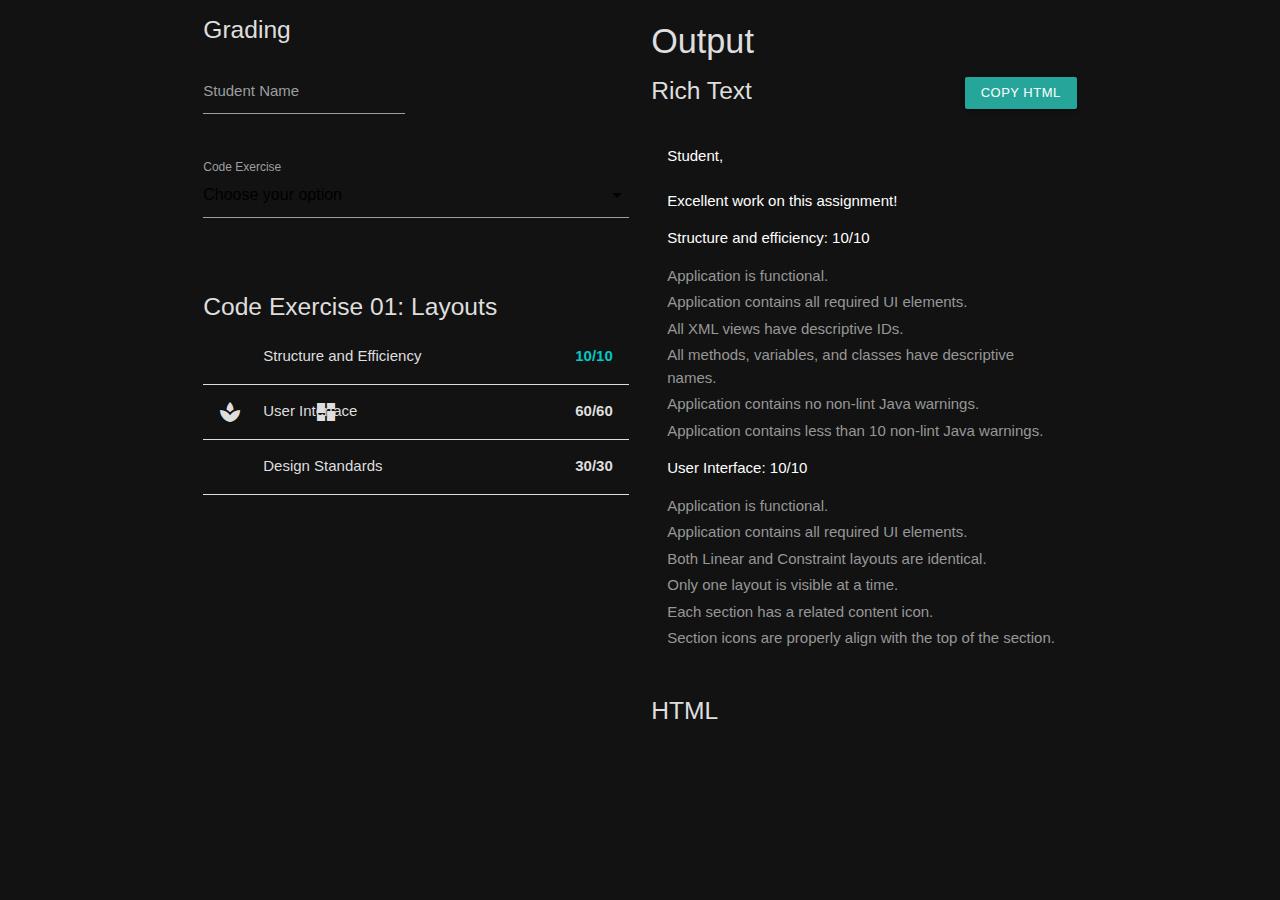
<file: index.html>
<!DOCTYPE html>
<html lang="en">

<head>
    <meta charset="UTF-8">
    <meta http-equiv="X-UA-Compatible" content="IE=edge">
    <meta name="viewport" content="width=device-width, initial-scale=1.0">

    <!--Import Google Icon Font-->
    <link href="https://fonts.googleapis.com/icon?family=Material+Icons" rel="stylesheet">

    <!-- Compiled and minified CSS -->
    <link rel="stylesheet" href="https://cdnjs.cloudflare.com/ajax/libs/materialize/1.0.0/css/materialize.min.css">

    <!-- Compiled and minified JavaScript -->
    <script src="https://cdnjs.cloudflare.com/ajax/libs/materialize/1.0.0/js/materialize.min.js"></script>

    <link rel="stylesheet" href="style.css" type="text/css" />

    <script type="text/javascript">
        // Grade values
        const GRADE_POOR = 0
        const GRADE_FAIR = 0.45
        const GRADE_GOOD = 0.80
        const GRADE_EXCE = 1

        // Colors corresponding with grade values
        const VALUE_COLORS = {
            "poor" : "rgb(161, 0, 0);",
            "fair" : "rgb(206, 134, 0)",
            "good" : "rgb(0, 194, 0)",
            "exce" : "rgb(0, 199, 199)"
        }

        // Earned point values for rubric columns
        // Note: These keys define keys used throughout the document
        let points = {
            "structure" : "",
            "ui" :  "",
            "design" : "",
        };

        // Total points available for each column
        // Total value = 100
        const POINTS_VALUES = {
            "structure" : 10,
            "ui" :  60,
            "design" : 30,
        }

        let htmlStructure;
        let htmlUi;
        let htmlDesign;

        let checkedScore = []

        document.addEventListener('DOMContentLoaded', function () {
            let output;

            // Intializers
            var elems = document.querySelectorAll('select')
            var instances = M.FormSelect.init(elems, null)

            var elems = document.querySelectorAll('.collapsible')
            var instances = M.Collapsible.init(elems, null)

            // Checkboxes
            var checkboxes = document.querySelectorAll("input[type=checkbox]")

            // Use Array.forEach to add an event listener to each checkbox.
            checkboxes.forEach(function (_checkbox) {
                // TODO: move this method to the PageUtils

                _checkbox.addEventListener('change', function () {
                    checkedScore =
                        Array.from(checkboxes)          // Convert checkboxes to an array to use filter and map.
                            .filter(i => i.checked)     // Use Array.filter to remove unchecked checkboxes.
                            .map(i => i.value)          // Use Array.map to extract only the checkbox values from the array of objects.

                            console.log(`Checked changed!\n${checkedScore}`)

                    // Update UI and Output HTML
                    points.structure = evaulateStructureGrade(checkedScore)
                    points.ui = evaulateUiGrade(checkedScore)

                    PageUtils.updateFormColumnScore()
                    PageUtils.updateOutputColumnScore()
                    PageUtils.updateOutputColumnRequirements(checkedScore)
                    PageUtils.updateHtmlOutput()

                    // updateOutputBody();
                })
            });

            // Update output student name
            document.querySelector('#student_name').addEventListener('change', function(e){
                PageUtils.updateOutputStudentName(e.target.value)
            })

            let textareas = Array.from(document.getElementsByTagName('textarea'))

            // Update textarea feedback
            textareas.forEach(_textarea => {
                _textarea.addEventListener('change', function(e){
                    const columnId = e.target.id.split("_")

                    // console.log(`Column ID: ${columnId}`)

                    PageUtils.updateOutputColumnFeedback(columnId[0]);
                });
            })

            document.querySelector('.copy-html').addEventListener('click', function(){
                PageUtils.copyOutputHtml()
            });

        });

        class PageUtils {
            static updateOutputStudentName(name){
                if(name === null || name.length === 0){
                    document.querySelector('.rich-output .student').textContent = "Student"
                } else {
                    document.querySelector('.rich-output .student').textContent = name
                }
            }

            /**
             * Updates the HTML class of the element corresponding with the rubric _column 
             * with the points from the correponding points value category (eg. "GOOD", "POOR", etc.)
             * 
             * @param {string} _column Rubric column being evaluated
             * @param {number} _points Field of the points object that corresponds with the rubric column
             */
            static updateFormColumnScore(){
                Object.keys(points).forEach(_column => {

                    if(points[_column] != null){
                        var score = document.querySelector(`li.${_column} .score`)

                        // Percentage of points out of total available points per passed rubric column
                        score.textContent = `${points[_column] * POINTS_VALUES[_column]}/${POINTS_VALUES[_column]}`

                        switch (points[_column]){
                            case GRADE_POOR:
                                score.className = "score poor"
                                break

                            case GRADE_FAIR:
                                score.className = "score fair"
                                break

                            case GRADE_GOOD:
                                score.className = "score good"
                                break

                            case GRADE_EXCE:
                            default:
                                score.className = "score excellent"
                                break
                        }
                    }
                })
            }

            static updateOutputColumnRequirements(_checked){
                if(_checked.length > 0 && _checked != null){
                    const listItems = Array.from(document.querySelectorAll(`.output-list li`))

                    listItems.forEach(_item => {
                        if(_checked.includes(_item.className)){
                            _item.style = `color: rgb(151, 151, 151); font-weight: normal; margin-top: 4px`
                            _item.getElementsByTagName("span")[0].style = `display: none`
                        } else {
                            _item.style = `color: rgb(74, 145, 57); font-weight: bold; margin-top: 4px` // TODO: Maybe storage these color values
                            _item.getElementsByTagName("span")[0].style = `display: inline`
                        }
                    })
                } else {
                    const listItems = Array.from(document.querySelectorAll('.output-list li'))

                    listItems.forEach(_item => {
                        _item.style = `color: rgb(74, 145, 57); font-weight: bold; margin-top: 4px` // TODO: Maybe storage these color values
                        _item.getElementsByTagName("span")[0].style = `display: inline`
                    })
                }
            }
            
            /**
             * Updates additional feedback table with corresponding feedback from form.
             * 
             * @param {string} _column ID of corresponding rubric column
             */
            static updateOutputColumnFeedback(_column){
                const comment = document.querySelector(`.${_column} #${_column}_comment`).value

                if(comment.length > 0){
                    document.querySelector(`.${_column}-output table`).style.display = "table"

                    document.querySelector(`.${_column}-output table p`).innerHTML = comment
                } else {
                    document.querySelector(`.${_column}-output table`).style.display = "none"
                }
            }

            static updateOutputColumnScore(){
                Object.keys(points).forEach(_column => {

                    // ONLY run for structure
                    // TODO: Change this when everything is more fleshed out.

                    if(points[_column] != null){
                        // Header "score" element
                        let scoreElement = document.querySelector(`.${_column}-output .output-header span`)

                        if(scoreElement != null){
                            // Set the score to X out of Y points
                            scoreElement.textContent = `${points[_column] * POINTS_VALUES[_column]}/${POINTS_VALUES[_column]}`
                            
                            // Select the RGB color value that corresponds with point percentage
                            switch(points[_column]){
                                case GRADE_POOR:
                                    scoreElement.style = `color: ${VALUE_COLORS.poor}`
                                    break

                                case GRADE_FAIR:
                                    scoreElement.style = `color: ${VALUE_COLORS.fair}`
                                    break

                                case GRADE_GOOD:
                                    scoreElement.style = `color: ${VALUE_COLORS.good}`
                                    break

                                case GRADE_EXCE:
                                default:
                                    scoreElement.style = `color: ${VALUE_COLORS.exce}`
                                    break
                            }
                        }
                    }
                });
            }

            static updateHtmlOutput(){
                const outputHtml = document.querySelector(".rich-output").innerHTML

                document.querySelector(".html-output pre").textContent = outputHtml
            }

            static updateOutputOnCheckedChange(){

            }

            static copyOutputHtml() {
                console.log("Click!")

                const el = document.createElement("textarea");
                el.value = document.querySelector('.rich-output').innerHTML;
                document.body.appendChild(el);
                el.select();
                document.execCommand("copy");
                document.body.removeChild(el);
            }
        }


        /**
         * ======================================
         * 
         *      RUBRIC-SPECIFIC GRADE EVALS
         * 
         * ======================================
         * 
         *  These methods determine how each rubric column is
         *  evaluated and will need to be change for each assignment.
         * 
         */

        function evaulateStructureGrade(){
            if(['structure-nonfunctional', 'structure-warnings10', 'structure-required'].some(el => checkedScore.includes(el))){
                return GRADE_POOR
            }

            if(['structure-warnings'].some(el => checkedScore.includes(el))){
                return GRADE_FAIR
            }

            if(['structure-ids', 'structure-variables'].some(el => checkedScore.includes(el))){
                return GRADE_GOOD
            }

            return GRADE_EXCE
        }

        function evaulateUiGrade(){
            if(['ui-functional', 'ui-required'].some(el => checkedScore.includes(el))){
                return GRADE_POOR
            }

            if(['ui-icons', 'ui-visibility'].some(el => checkedScore.includes(el))){
                return GRADE_FAIR
            }

            if(['ui-layouts', 'ui-icons-aligned'].some(el => checkedScore.includes(el))){
                return GRADE_GOOD
            }

            return GRADE_EXCE
        }

</script>

    <title>Document</title>
</head>

<body>
    <main class="container">
        <div class="row">
            <section class="col l6 m12">
                <h5>Grading</h5>

                <div class="row">
                    <div class="input-field col s6">
                        <input id="student_name" type="text" class="validate">
                        <label for="student_name">Student Name</label>
                    </div>
                </div>

                <div class="row">
                    <div class="input-field col s12">
                        <select>
                            <option value="" disabled selected>Choose your option</option>
                            <option value="1">Code Exercise 01: Layouts</option>
                            <option value="2">Code Exercise 02: Resources</option>
                            <option value="3">Code Exercise 03: Styles</option>
                            <option value="4">Code Exercise 04: Material</option>
                            <option value="5">Code Exercise 05: Fragments</option>
                            <option value="6">Code Exercise 06: Interfaces</option>
                            <option value="7">Code Exercise 07: Activities</option>
                            <option value="8">Code Exercise 08: Final</option>
                        </select>
                        <label>Code Exercise</label>
                    </div>
                </div>

                <div class="section">
                    <h5>Code Exercise 01: Layouts</h5>

                    <!-- Rubric column evaluations -->
                    <ul class="collapsible">
                        <li class="structure"><!-- This value corresponds with rubric column "id" value -->
                            <div class="collapsible-header">
                                <i class="material-icons">analytics</i>
                                Structure and Efficiency

                                <span class="score excellent">10/10</span>
                            </div>

                            <div class="collapsible-body">
                                <label>
                                    <input type="checkbox" value="structure-ids" />
                                    <span>No descriptive IDs</span>
                                </label><br />

                                <label>
                                    <input type="checkbox" value="structure-variables"/>
                                    <span>No descriptive variables, classes, and methods</span>
                                </label><br />

                                <label>
                                    <input type="checkbox" value="structure-required"/>
                                    <span>Missing Required Elements</span>
                                </label><br />

                                <label>
                                    <input type="checkbox" value="structure-warnings" />
                                    <span>Warnings (1-9)</span>
                                </label><br />

                                <label>
                                    <input type="checkbox" value="structure-warnings10" />
                                    <span>Warnings (10+)</span>
                                </label><br />

                                <label>
                                    <input type="checkbox" value="structure-nonfunctional" />
                                    <span>Non-functional</span>
                                </label><br />

                                <textarea id="structure_comment" class="materialize-textarea"></textarea>
                                <label for="structure_comment">Additional Comments</label>
                            </div>
                        </li>
                        <li class="ui">
                            <div class="collapsible-header">
                                <i class="material-icons">space_dashboard</i>
                                User Interface

                                <span class="score" data-ui-score="60">60/60</span>
                            </div>

                            <div class="collapsible-body">
                                <!-- Good -->
                                <label>
                                    <input type="checkbox" value="ui-layouts" />
                                    <span>Both layouts are not identical</span>
                                </label><br />

                                <label>
                                    <input type="checkbox" value="ui-icons-aligned"/>
                                    <span>Icons not aligned correctly</span>
                                </label><br />

                                <!-- Fair -->
                                <label>
                                    <input type="checkbox" value="ui-icons"/>
                                    <span>No Section Icons</span>
                                </label><br />

                                <!-- Fair -->
                                <label>
                                    <input type="checkbox" value="ui-visiblility"/>
                                    <span>Both Layouts visible</span>
                                </label><br />

                                <!-- Poor -->
                                <label>
                                    <input type="checkbox" value="ui-required"/>
                                    <span>Missing Required Elements</span>
                                </label><br />

                                <label>
                                    <input type="checkbox" value="ui-functional"/>
                                    <span>Non-functional</span>
                                </label><br />

                                <textarea id="ui_comment" class="materialize-textarea"></textarea>
                                <label for="ui_comment">Additional Comments</label>
                            </div>
                        </li>
                        <li class="design">
                            <div class="collapsible-header">
                                <i class="material-icons">rule</i>
                                Design Standards

                                <span class="score" data-design-score="30">30/30</span>
                            </div>
                            <div class="collapsible-body"><span>Lorem ipsum dolor sit amet.</span></div>
                        </li>
                    </ul>
                </div>

            </section>

            <section class="col l6 m12">
                <h4>Output</h4>
                <h5>Rich Text <button class="copy-html waves-effect waves-light btn-small right">Copy HTML</button></h5>
                <div class="rich-output">
                    <p>
                        <span class="student">Student</span>,<br /><br />

                        <!-- TODO: Make this dynamic based on grade value -->
                        <span class="status">Excellent work on this assignment!</span>
                    </p>

                    <div class="structure-output"><!-- Column Output Start -->
                        <strong class="output-header">Structure and efficiency: <span>10/10</span></strong>

                        <ul class="output-list">
                            <li class="structure-nonfunctional" style="color: rgb(151, 151, 151); margin-top: 4px">Application is functional. <span style="display: none;">✓</span></li>
                            <li class="structure-required" style="color: rgb(151, 151, 151); margin-top: 4px">Application contains all required UI elements. <span style="display: none;">✓</span></li>
                            <li class="structure-ids" style="color: rgb(151, 151, 151); margin-top: 4px">All XML views have descriptive IDs. <span style="display: none;">✓</span></li>
                            <li class="structure-variables" style="color: rgb(151, 151, 151); margin-top: 4px">All methods, variables, and classes have descriptive names. <span style="display: none;">✓</span></li>
                            <li class="structure-warnings" style="color: rgb(151, 151, 151); margin-top: 4px">Application contains no non-lint Java warnings. <span style="display: none;">✓</span></li>
                            <li class="structure-warnings10" style="color: rgb(151, 151, 151); margin-top: 4px">Application contains less than 10 non-lint Java warnings. <span style="display: none;">✓</span></li>
                        </ul>
                        
                        <table style="display: none;"><tbody><tr><td><p></p></td></tr></tbody></table>
                    </div><!-- Column Output End -->

                    <div class="ui-output"><!-- Column Output Start -->
                        <strong class="output-header">User Interface: <span>10/10</span></strong>

                        <ul class="output-list">
                            <li class="ui-functional" style="color: rgb(151, 151, 151); margin-top: 4px">Application is functional. <span style="display: none;">✓</span></li>
                            <li class="ui-required" style="color: rgb(151, 151, 151); margin-top: 4px">Application contains all required UI elements. <span style="display: none;">✓</span></li>
                            <li class="ui-layouts" style="color: rgb(151, 151, 151); margin-top: 4px">Both Linear and Constraint layouts are identical. <span style="display: none;">✓</span></li>
                            <li class="ui-visiblility" style="color: rgb(151, 151, 151); margin-top: 4px">Only one layout is visible at a time. <span style="display: none;">✓</span></li>
                            <li class="ui-icons" style="color: rgb(151, 151, 151); margin-top: 4px">Each section has a related content icon. <span style="display: none;">✓</span></li>
                            <li class="ui-icons-aligned" style="color: rgb(151, 151, 151); margin-top: 4px">Section icons are properly align with the top of the section. <span style="display: none;">✓</span></li>
                        </ul>
                        
                        <table style="display: none;"><tbody><tr><td><p></p></td></tr></tbody></table>
                    </div><!-- Column Output End -->

                </div>

                <h5>HTML</h5>
                <div class="html-output">
                    <pre></pre>
                </div>
            </section>
        </div>

    </main>
</body>

</html>
</file>
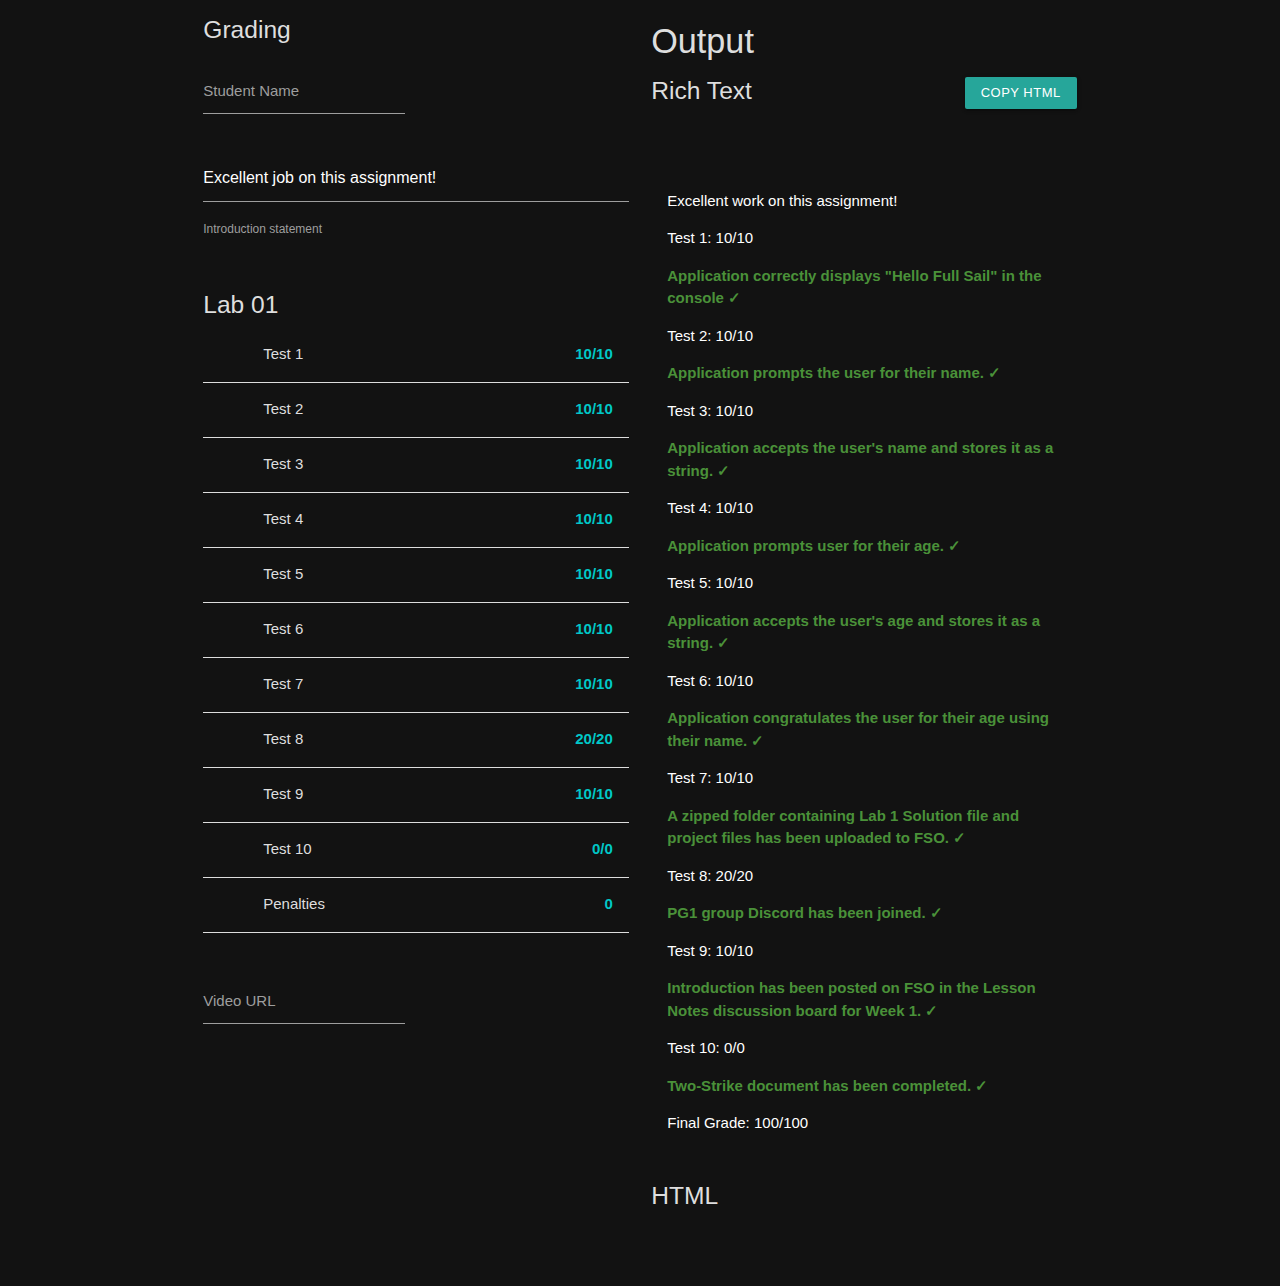
<file: _Template.html>
<!DOCTYPE html>
<html lang="en">

<head>
    <meta charset="UTF-8">
    <meta http-equiv="X-UA-Compatible" content="IE=edge">
    <meta name="viewport" content="width=device-width, initial-scale=1.0">

    <!--Import Google Icon Font-->
    <link href="https://fonts.googleapis.com/icon?family=Material+Icons" rel="stylesheet">

    <!-- Compiled and minified CSS -->
    <link rel="stylesheet" href="https://cdnjs.cloudflare.com/ajax/libs/materialize/1.0.0/css/materialize.min.css">

    <!-- Compiled and minified JavaScript -->
    <script src="https://cdnjs.cloudflare.com/ajax/libs/materialize/1.0.0/js/materialize.min.js"></script>

    <script type="text/JavaScript">
        // Paths for Tests and Penalties
        let TEST_PATH = '../tests/lab01.json'
        let PENALTY_PATH = '../tests/lab-penalties.json'
    </script>

    <script type="module" src="js/script.js"></script>

    <link rel="stylesheet" href="style.css" type="text/css" />

    <title>Lab 1 Grading Form</title>
</head>

<body>
    <main class="container">
        <div class="row">
            <section class="col l6 m12">
                <h5>Grading</h5>

                <div class="row">
                    <div class="input-field col s6">
                        <input id="student_name" type="text" class="validate">
                        <label for="student_name">Student Name</label>
                    </div>
                </div>
                
                <div class="row">
                    <div class="col s12">
                        <textarea id="intro_statement" class="materialize-textarea">Excellent job on this assignment!</textarea>
                        <label for="intro_statement">Introduction statement</label>
                    </div>
                </div>

                <div class="section">
                    <h5>Lab 01</h5>

                    <!-- Rubric column evaluations -->
                    <ul class="collapsible">
               
                    </ul>
                </div>

                <div class="row">
                    <div class="input-field col s6">
                        <input id="video_url" type="text" class="validate">
                        <label for="video_url">Video URL</label>
                    </div>
                </div>
            </section>

            <section class="col l6 m12">
                <h4>Output</h4>
                <h5>Rich Text <button class="copy-html waves-effect waves-light btn-small right">Copy HTML</button></h5>
                <div class="rich-output">
                    <p>
                        <span class="student"></span><br /><br />

                        <span class="intro">Excellent work on this assignment!</span>
                    </p>

                    <div class="feedback"></div>

                    <div class="video-feedback" style="display: none;"></div>

                    <p>Final Grade: <span class="grade">100</span>/100</p>
                </div>

                <h5>HTML</h5>
                <div class="html-output">
                    <pre></pre>
                </div>
            </section>
        </div>

    </main>
</body>

</html>
</file>
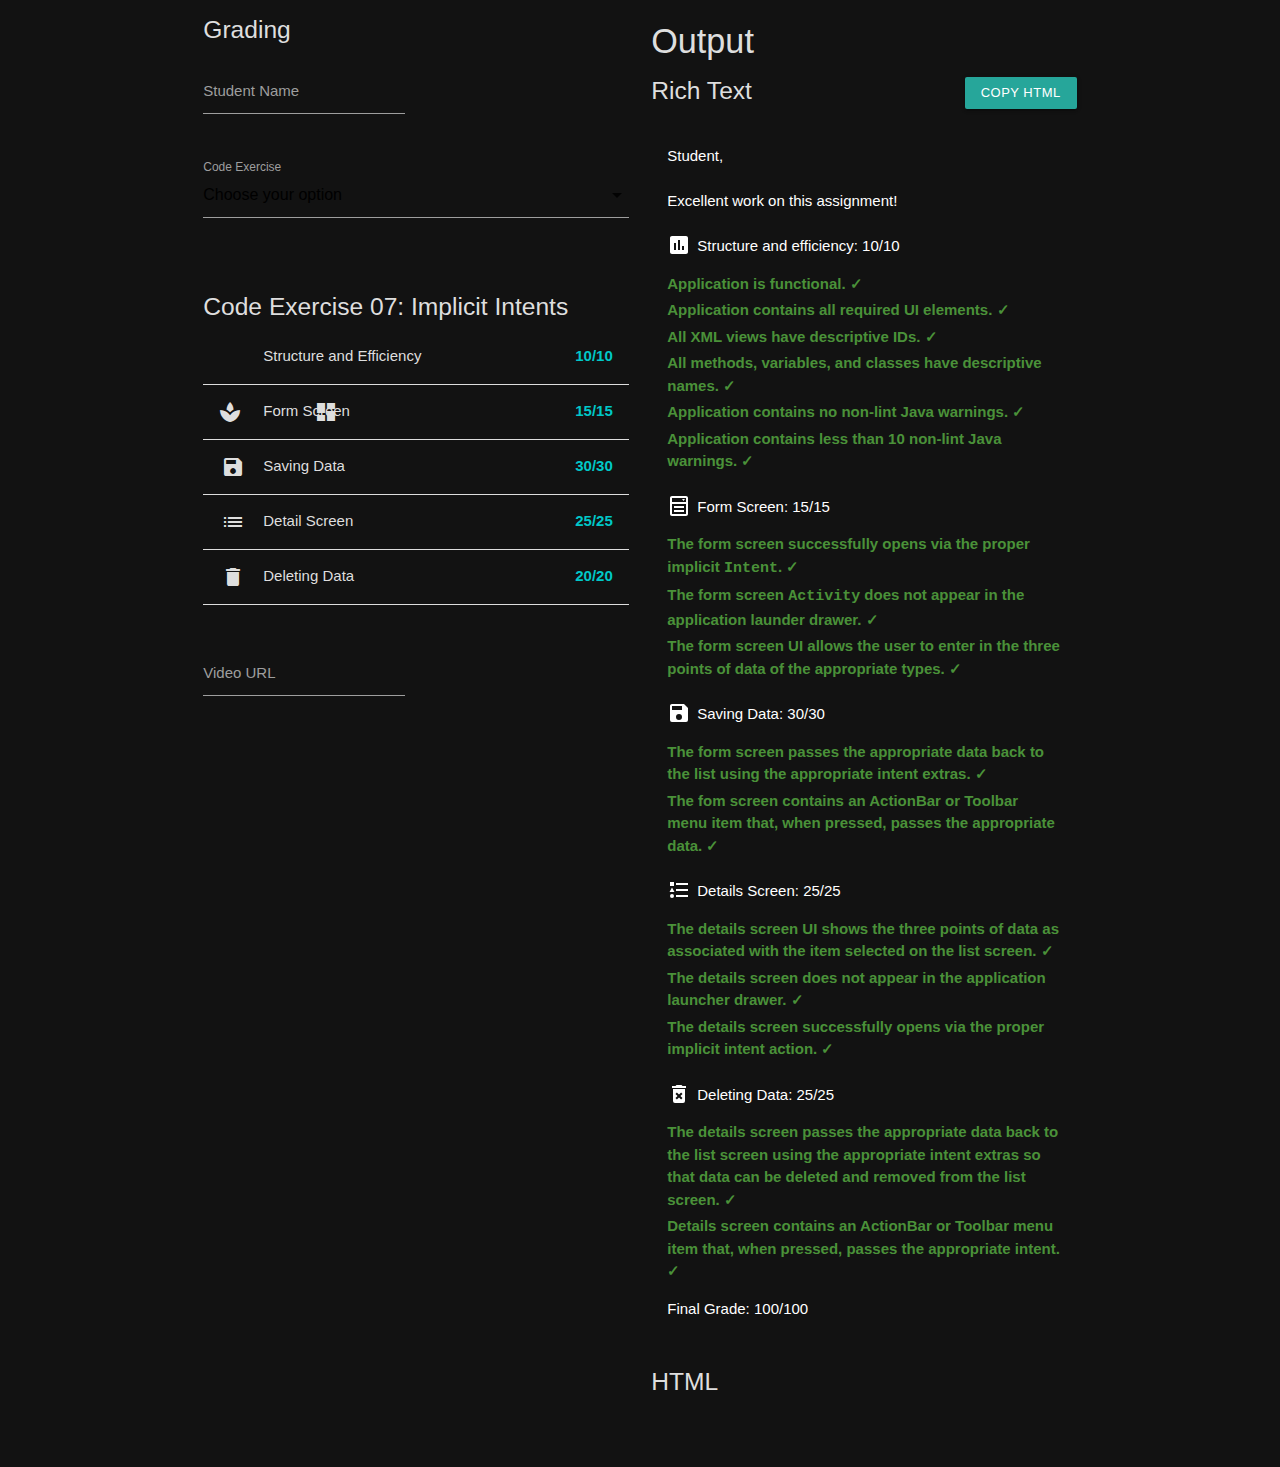
<file: CE07.html>
<!DOCTYPE html>
<html lang="en">

<head>
    <meta charset="UTF-8">
    <meta http-equiv="X-UA-Compatible" content="IE=edge">
    <meta name="viewport" content="width=device-width, initial-scale=1.0">

    <!--Import Google Icon Font-->
    <link href="https://fonts.googleapis.com/icon?family=Material+Icons" rel="stylesheet">

    <!-- Compiled and minified CSS -->
    <link rel="stylesheet" href="https://cdnjs.cloudflare.com/ajax/libs/materialize/1.0.0/css/materialize.min.css">

    <!-- Compiled and minified JavaScript -->
    <script src="https://cdnjs.cloudflare.com/ajax/libs/materialize/1.0.0/js/materialize.min.js"></script>

    <link rel="stylesheet" href="style.css" type="text/css" />

    <script type="text/javascript">
        // Grade values
        const GRADE_POOR = 0
        const GRADE_FAIR = 0.45
        const GRADE_GOOD = 0.80
        const GRADE_EXCE = 1

        // Colors corresponding with grade values
        const VALUE_COLORS = {
            "poor" : "rgb(161, 0, 0)",
            "fair" : "rgb(206, 134, 0)",
            "good" : "rgb(0, 194, 0)",
            "exce" : "rgb(0, 199, 199)"
        }

        // Earned point values for rubric columns
        // Note: These keys define keys used throughout the document
        let points = {
            "structure" : "",
            "form" : "",
            "save" : "",
            "details" : "",
            "delete" : "",
        };

        // Total points available for each column
        // Total value = 100
        const POINTS_VALUES = {
            "structure" : 10,
            "form" : 15,
            "save" : 30,
            "details" : 25,
            "delete" : 20,
        }

        // "d" values for the SVG paths of the output headers
        const ICONS = {
            "structure" : "M19 3H5C3.9 3 3 3.9 3 5V19C3 20.1 3.9 21 5 21H19C20.1 21 21 20.1 21 19V5C21 3.9 20.1 3 19 3M9 17H7V10H9V17M13 17H11V7H13V17M17 17H15V13H17V17Z",
            "form" : "M15 5H18L16.5 7L15 5M5 2H19C20.11 2 21 2.9 21 4V20C21 21.11 20.11 22 19 22H5C3.9 22 3 21.11 3 20V4C3 2.9 3.9 2 5 2M5 4V8H19V4H5M5 20H19V10H5V20M7 12H17V14H7V12M7 16H17V18H7V16Z",
            "save" : "M15,9H5V5H15M12,19A3,3 0 0,1 9,16A3,3 0 0,1 12,13A3,3 0 0,1 15,16A3,3 0 0,1 12,19M17,3H5C3.89,3 3,3.9 3,5V19A2,2 0 0,0 5,21H19A2,2 0 0,0 21,19V7L17,3Z",
            "details" : "M5,9.5L7.5,14H2.5L5,9.5M3,4H7V8H3V4M5,20A2,2 0 0,0 7,18A2,2 0 0,0 5,16A2,2 0 0,0 3,18A2,2 0 0,0 5,20M9,5V7H21V5H9M9,19H21V17H9V19M9,13H21V11H9V13Z",
            "delete" : "M6,19A2,2 0 0,0 8,21H16A2,2 0 0,0 18,19V7H6V19M8.46,11.88L9.87,10.47L12,12.59L14.12,10.47L15.53,11.88L13.41,14L15.53,16.12L14.12,17.53L12,15.41L9.88,17.53L8.47,16.12L10.59,14L8.46,11.88M15.5,4L14.5,3H9.5L8.5,4H5V6H19V4H15.5Z",
        }

        let checkedScore = []

        document.addEventListener('DOMContentLoaded', function () {
            let output;

            // Intializers
            var elems = document.querySelectorAll('select')
            var instances = M.FormSelect.init(elems, null)

            var elems = document.querySelectorAll('.collapsible')
            var instances = M.Collapsible.init(elems, null)

            // Checkboxes
            var checkboxes = document.querySelectorAll("input[type=checkbox]")

            // Use Array.forEach to add an event listener to each checkbox.
            checkboxes.forEach(function (_checkbox) {
                // TODO: move this method to the PageUtils

                _checkbox.addEventListener('change', function () {
                    checkedScore =
                        Array.from(checkboxes)          // Convert checkboxes to an array to use filter and map.
                            .filter(i => i.checked)     // Use Array.filter to remove unchecked checkboxes.
                            .map(i => i.value)          // Use Array.map to extract only the checkbox values from the array of objects.

                            console.log(`Checked changed!\n${checkedScore}`)

                    // Update UI and Output HTML
                    points.structure = evaluateStructureGrade(checkedScore)
                    points.form = evaluateFormGrade(checkedScore)
                    points.save = evaluateSaveGrade(checkedScore)
                    points.details = evaluateDetailsGrade(checkedScore)
                    points.delete = evaluateDeleteGrade(checkedScore)

                    PageUtils.updateFormColumnScore()
                    PageUtils.updateOutputColumnScore()
                    PageUtils.updateOutputColumnRequirements(checkedScore)
                    PageUtils.updateHtmlOutput()

                    document.querySelector('.grade').textContent = PageUtils.getOverallGrade()

                    console.log(points)
                })
            });

            // Update output student name
            document.querySelector('#student_name').addEventListener('change', function(e){
                PageUtils.updateOutputStudentName(e.target.value)
            })

            // Update embedded feedback video
            document.querySelector('#video_url').addEventListener('change', function(e){
                PageUtils.updateVideoUrlEmbed(e.target.value)
            })

            // Update textarea feedback
            let textareas = Array.from(document.getElementsByTagName('textarea'))

            textareas.forEach(_textarea => {
                _textarea.addEventListener('change', function(e){
                    const columnId = e.target.id.split("_")

                    PageUtils.updateOutputColumnFeedback(columnId[0]);
                });
            })

            document.querySelector('.copy-html').addEventListener('click', function(){
                PageUtils.copyOutputHtml()
            });

            PageUtils.insertSvgHeaderIcons()

        });

        class PageUtils {
            static updateOutputStudentName(_name){
                if(_name === null || _name.length === 0){
                    document.querySelector('.rich-output .student').textContent = "Student"
                } else {
                    document.querySelector('.rich-output .student').textContent = _name
                }
            }

            static updateVideoUrlEmbed(_url){
                if(_url !== null && _url.length > 0){
                    let youtubeEmbed = "";
                    
                    youtubeEmbed += `<hr />`
                    youtubeEmbed += `<p>Please watch this video below for some additional feedback:</p>`
                    youtubeEmbed += `<iframe width="560" height="315" src="https://www.youtube.com/embed/${PageUtils.getYouTubeId(_url)}"`
                    youtubeEmbed += `title="YouTube video player" frameborder="0" allow="accelerometer; autoplay;` 
                    youtubeEmbed += `clipboard-write; encrypted-media; gyroscope; picture-in-picture" allowfullscreen></iframe>`

                    document.querySelector('.video-feedback').innerHTML = youtubeEmbed
                    document.querySelector('.video-feedback').style.display = "block"
                } else {
                    document.querySelector('.video-feedback').innerHTML = ""
                    document.querySelector('.video-feedback').style.display = "none"
                }
            }

            /**
             * Updates the HTML class of the element corresponding with the rubric _column 
             * with the points from the correponding points value category (eg. "GOOD", "POOR", etc.)
             * 
             * @param {string} _column Rubric column being evaluated
             * @param {number} _points Field of the points object that corresponds with the rubric column
             */
            static updateFormColumnScore(){
                Object.keys(points).forEach(_column => {

                    if(points[_column] != null){
                        var score = document.querySelector(`li.${_column} .score`)

                        if(score != null){
                            // Percentage of points out of total available points per passed rubric column
                            score.textContent = `${points[_column] * POINTS_VALUES[_column]}/${POINTS_VALUES[_column]}`

                            switch (points[_column]){
                                case GRADE_POOR:
                                    score.className = "score poor"
                                    break

                                case GRADE_FAIR:
                                    score.className = "score fair"
                                    break

                                case GRADE_GOOD:
                                    score.className = "score good"
                                    break

                                case GRADE_EXCE:
                                default:
                                    score.className = "score excellent"
                                    break
                            }
                        } else {
                            console.log(`Score element not found for ${_column}!`)
                        }

                    }
                })
            }

            static updateOutputColumnRequirements(_checked){
                if(_checked.length > 0 && _checked != null){
                    const listItems = Array.from(document.querySelectorAll(`.output-list li`))

                    listItems.forEach(_item => {
                        if(_checked.includes(_item.className)){
                            _item.style = `color: rgb(151, 151, 151); font-weight: normal; margin-top: 4px`
                            _item.getElementsByTagName("span")[0].style = `display: none`
                        } else {
                            _item.style = `color: rgb(74, 145, 57); font-weight: bold; margin-top: 4px` // TODO: Maybe storage these color values
                            _item.getElementsByTagName("span")[0].style = `display: inline`
                        }
                    })
                } else {
                    const listItems = Array.from(document.querySelectorAll('.output-list li'))

                    listItems.forEach(_item => {
                        _item.style = `color: rgb(74, 145, 57); font-weight: bold; margin-top: 4px` // TODO: Maybe storage these color values
                        _item.getElementsByTagName("span")[0].style = `display: inline`
                    })
                }
            }
            
            /**
             * Updates additional feedback table with corresponding feedback from form.
             * 
             * @param {string} _column ID of corresponding rubric column
             */
            static updateOutputColumnFeedback(_column){
                const comment = document.querySelector(`.${_column} #${_column}_comment`).value

                if(comment.length > 0){
                    document.querySelector(`.${_column}-output table`).style.display = "table"

                    document.querySelector(`.${_column}-output table p`).innerHTML = comment
                } else {
                    document.querySelector(`.${_column}-output table`).style.display = "none"
                }
            }

            static updateOutputColumnScore(){
                Object.keys(points).forEach(_column => {

                    // ONLY run for structure
                    // TODO: Change this when everything is more fleshed out.

                    if(points[_column] != null){
                        // Header "score" element
                        let scoreElement = document.querySelector(`.${_column}-output .output-header span`)

                        if(scoreElement != null){
                            // Set the score to X out of Y points

                            scoreElement.textContent = `${points[_column] * POINTS_VALUES[_column]}/${POINTS_VALUES[_column]}`
                            
                            // Select the RGB color value that corresponds with point percentage
                            switch(points[_column]){
                                case GRADE_POOR:
                                    scoreElement.style = `color: ${VALUE_COLORS.poor}`
                                    break

                                case GRADE_FAIR:
                                    scoreElement.style = `color: ${VALUE_COLORS.fair}`
                                    break

                                case GRADE_GOOD:
                                    scoreElement.style = `color: ${VALUE_COLORS.good}`
                                    break

                                case GRADE_EXCE:
                                default:
                                    scoreElement.style = `color: ${VALUE_COLORS.exce}`
                                    break
                            }
                        } else {
                            console.log("Cound not found scoreElement for " + _column)
                        }
                    }
                });
            }

            static updateHtmlOutput(){
                const outputHtml = document.querySelector(".rich-output").innerHTML

                document.querySelector(".html-output pre").textContent = outputHtml
            }

            static updateOutputOnCheckedChange(){

            }

            /**
             * Generates an SVG from the pathes store in ICONS. Loops through the keys of points, and adds
             * the SVG to the header of the column output.
             * */
            static insertSvgHeaderIcons(){
                Object.keys(points).forEach(_column => {
                    const SVG = document.createElementNS("http://www.w3.org/2000/svg", "svg")
                    SVG.style.width = "24px"
                    SVG.style.height = "24px"
                    SVG.style.position = "relative"
                    SVG.style.top = "6px"
                    SVG.style.marginRight = "6px"
                    SVG.setAttribute("viewBox", "0 0 24 24")

                    const PATH = document.createElementNS("http://www.w3.org/2000/svg","path")
                    PATH.setAttributeNS(null, "fill", "currentColor")
                    PATH.setAttributeNS(null, "d", ICONS[_column])

                    SVG.appendChild(PATH)

                    //fill = currentColor
                    document.querySelector(`.${_column}-output .output-header`).prepend(SVG)
                })
            }

            static getYouTubeId(_url){
                let id = ''

                _url = _url.replace(/(>|<)/gi,'').split(/(vi\/|v=|\/v\/|youtu\.be\/|\/embed\/)/)

                if(_url[2] !== undefined) {
                    id = _url[2].split(/[^0-9a-z_\-]/i);
                    id = id[0];
                } else {
                    id = _url;
                }
                
                return id;
            }

            static copyOutputHtml() {
                console.log("Click!")

                const el = document.createElement("textarea");
                el.value = document.querySelector('.rich-output').innerHTML;
                document.body.appendChild(el);
                el.select();
                document.execCommand("copy");
                document.body.removeChild(el);
            }

            static getOverallGrade(){
                let grade = 0;

                // The grade for each column is determined by the percentage earned, 
                // multiplied by the total available points. These are then added together.
                Object.keys(points).forEach(_column =>{
                    grade += points[_column] * POINTS_VALUES[_column]
                })

                return grade;
            }
        }


        /**
         * ======================================
         * 
         *      RUBRIC-SPECIFIC GRADE EVALS
         * 
         * ======================================
         * 
         *  These methods determine how each rubric column is
         *  evaluated and will need to be change for each assignment.
         * 
         */

        function evaluateStructureGrade(){
            if(['structure-nonfunctional', 'structure-warnings10', 'structure-required'].some(el => checkedScore.includes(el))){
                return GRADE_POOR
            }

            if(['structure-warnings'].some(el => checkedScore.includes(el))){
                return GRADE_FAIR
            }

            if(['structure-ids', 'structure-variables'].some(el => checkedScore.includes(el))){
                return GRADE_GOOD
            }

            return GRADE_EXCE
        }

        function evaluateFormGrade(){
            if(['form-intent'].some(el => checkedScore.includes(el))){
                return GRADE_POOR
            }

            if(['form-data', 'form-icon'].every(el => checkedScore.includes(el))){
                return GRADE_FAIR
            }

            if(['form-data', 'form-icon'].some(el => checkedScore.includes(el))){
                return GRADE_GOOD
            }

            return GRADE_EXCE
        }

        function evaluateSaveGrade(){
            if(['save-save'].some(el => checkedScore.includes(el))){
                return GRADE_POOR
            }

            if(['save-button'].some(el => checkedScore.includes(el))){
                return GRADE_GOOD
            }

            return GRADE_EXCE
        }

        function evaluateDetailsGrade(){
            if(['details-open'].some(el => checkedScore.includes(el))){
                return GRADE_POOR
            }

            if(['details-icon', 'details-data'].every(el => checkedScore.includes(el))){
                return GRADE_FAIR
            }

            if(['details-data', 'details-icon'].some(el => checkedScore.includes(el))){
                return GRADE_GOOD
            }

            return GRADE_EXCE
        }

        function evaluateDeleteGrade(){
            if(['delete-intent'].some(el => checkedScore.includes(el))){
                return GRADE_POOR
            }

            if(['delete-button'].some(el => checkedScore.includes(el))){
                return GRADE_GOOD
            }

            return GRADE_EXCE
        }
</script>

    <title>Document</title>
</head>

<body>
    <main class="container">
        <div class="row">
            <section class="col l6 m12">
                <h5>Grading</h5>

                <div class="row">
                    <div class="input-field col s6">
                        <input id="student_name" type="text" class="validate">
                        <label for="student_name">Student Name</label>
                    </div>
                </div>

                <div class="row">
                    <div class="input-field col s12">
                        <select>
                            <option value="" disabled selected>Choose your option</option>
                            <option value="1">Code Exercise 01: Layouts</option>
                            <option value="2">Code Exercise 02: Resources</option>
                            <option value="3">Code Exercise 03: Styles</option>
                            <option value="4">Code Exercise 04: Material</option>
                            <option value="5">Code Exercise 05: Fragments</option>
                            <option value="6">Code Exercise 06: Interfaces</option>
                            <option value="7">Code Exercise 07: Activities</option>
                            <option value="8">Code Exercise 08: Final</option>
                        </select>
                        <label>Code Exercise</label>
                    </div>
                </div>

                <div class="section">
                    <h5>Code Exercise 07: Implicit Intents</h5>

                    <!-- Rubric column evaluations -->
                    <ul class="collapsible">
                        <li class="structure"><!-- This value corresponds with rubric column "id" value -->
                            <div class="collapsible-header">
                                <i class="material-icons">analytics</i>
                                Structure and Efficiency

                                <span class="score excellent">10/10</span>
                            </div>

                            <div class="collapsible-body">
                                <label>
                                    <input type="checkbox" value="structure-ids" />
                                    <span>No descriptive IDs</span>
                                </label><br />

                                <label>
                                    <input type="checkbox" value="structure-variables"/>
                                    <span>No descriptive variables, classes, and methods</span>
                                </label><br />

                                <label>
                                    <input type="checkbox" value="structure-required"/>
                                    <span>Missing Required Elements</span>
                                </label><br />

                                <label>
                                    <input type="checkbox" value="structure-warnings" />
                                    <span>Warnings (1-9)</span>
                                </label><br />

                                <label>
                                    <input type="checkbox" value="structure-warnings10" />
                                    <span>Warnings (10+)</span>
                                </label><br />

                                <label>
                                    <input type="checkbox" value="structure-nonfunctional" />
                                    <span>Non-functional</span>
                                </label><br />

                                <textarea id="structure_comment" class="materialize-textarea"></textarea>
                                <label for="structure_comment">Additional Comments</label>
                            </div>
                        </li>
                        <li class="form">
                            <div class="collapsible-header">
                                <i class="material-icons">space_dashboard</i>
                                Form Screen

                                <span class="score excellent" data-form-score="15">15/15</span>
                            </div>

                            <div class="collapsible-body">
                                <!-- Fair -->
                                <label>
                                    <input type="checkbox" value="form-data"/>
                                    <span>The form screen does not allow the user to enter data</span>
                                </label><br />

                                <!-- Fair -->
                                <label>
                                    <input type="checkbox" value="form-icon"/>
                                    <span>Form screen is visible in the app drawer</span>
                                </label><br />

                                <!-- Poor -->
                                <label>
                                    <input type="checkbox" value="form-intent" />
                                    <span>Form screen does not open via an implicit intent</span>
                                </label><br />

                                <textarea id="form_comment" class="materialize-textarea"></textarea>
                                <label for="form_comment">Additional Comments</label>
                            </div>
                        </li>
                        <li class="save">
                            <div class="collapsible-header">
                                <i class="material-icons">save</i>
                                Saving Data

                                <span class="score excellent" data-save-score="30">30/30</span>
                            </div>
                            <div class="collapsible-body">
                                <!-- Good -->
                                <label>
                                    <input type="checkbox" value="save-button"/>
                                    <span>Application does not utilize ActionBar menu item.</span>
                                </label><br />

                                <!-- Poor -->
                                <label>
                                    <input type="checkbox" value="save-save"/>
                                    <span>Application does not pass appropriate data back to list</span>
                                </label><br />

                                <textarea id="save_comment" class="materialize-textarea"></textarea>
                                <label for="save_comment">Additional Comments</label>
                            </div>
                        </li>
                        <li class="details">
                            <div class="collapsible-header">
                                <i class="material-icons">list</i>
                                Detail Screen

                                <span class="score excellent" data-details-score="25">25/25</span>
                            </div>
                            <div class="collapsible-body">
                                <!-- Good -->
                                <!-- Fair -->
                                <label>
                                    <input type="checkbox" value="details-icon"/>
                                    <span>Details screen Activity appear in launher drawer</span>
                                </label><br />

                                <label>
                                    <input type="checkbox" value="details-data"/>
                                    <span>Details screen UI does not show appropriate data</span>
                                </label><br />

                                <!-- Poor -->
                                <label>
                                    <input type="checkbox" value="details-open"/>
                                    <span>Details screen does not successfully open</span>
                                </label><br />

                                <textarea id="details_comment" class="materialize-textarea"></textarea>
                                <label for="details_comment">Additional Comments</label>
                            </div>
                        </li>
                        <li class="delete">
                            <div class="collapsible-header">
                                <i class="material-icons">delete</i>
                                Deleting Data

                                <span class="score excellent" data-delete-score="20">20/20</span>
                            </div>
                            <div class="collapsible-body">
                                <!-- Good -->
                                <!-- Fair -->
                                <label>
                                    <input type="checkbox" value="delete-button"/>
                                    <span>Application does not utilize ActionBar menu item.</span>
                                </label><br />

                                <!-- Poor -->
                                <label>
                                    <input type="checkbox" value="delete-intent"/>
                                    <span>Details screen does not properly trigger a delete operation.</span>
                                </label><br />

                                <textarea id="delete_comment" class="materialize-textarea"></textarea>
                                <label for="delete_comment">Additional Comments</label>
                            </div>
                        </li>
                    </ul>
                </div>

                <div class="row">
                    <div class="input-field col s6">
                        <input id="video_url" type="text" class="validate">
                        <label for="video_url">Video URL</label>
                    </div>
                </div>

            </section>

            <section class="col l6 m12">
                <h4>Output</h4>
                <h5>Rich Text <button class="copy-html waves-effect waves-light btn-small right">Copy HTML</button></h5>
                <div class="rich-output">
                    <p>
                        <span class="student">Student</span>,<br /><br />

                        <!-- TODO: Make this dynamic based on grade value -->
                        <span class="status">Excellent work on this assignment!</span>
                    </p>

                    <div class="structure-output"><!-- Column Output Start -->
                        <strong class="output-header">Structure and efficiency: <span>10/10</span></strong>

                        <ul class="output-list">
                            <li class="structure-nonfunctional" style="color: rgb(74, 145, 57); font-weight: bold; margin-top: 4px">Application is functional. <span style="display: inline;">✓</span></li>
                            <li class="structure-required" style="color: rgb(74, 145, 57); font-weight: bold; margin-top: 4px">Application contains all required UI elements. <span style="display: inline;">✓</span></li>
                            <li class="structure-ids" style="color: rgb(74, 145, 57); font-weight: bold; margin-top: 4px">All XML views have descriptive IDs. <span style="display: inline;">✓</span></li>
                            <li class="structure-variables" style="color: rgb(74, 145, 57); font-weight: bold; margin-top: 4px">All methods, variables, and classes have descriptive names. <span style="display: inline;">✓</span></li>
                            <li class="structure-warnings" style="color: rgb(74, 145, 57); font-weight: bold; margin-top: 4px">Application contains no non-lint Java warnings. <span style="display: inline;">✓</span></li>
                            <li class="structure-warnings10" style="color: rgb(74, 145, 57); font-weight: bold; margin-top: 4px">Application contains less than 10 non-lint Java warnings. <span style="display: inline;">✓</span></li>
                        </ul>
                        
                        <table style="display: none; margin-bottom: 12px;"><tbody><tr><td><p></p></td></tr></tbody></table>
                    </div><!-- Column Output End -->

                    <div class="form-output"><!-- Column Output Start -->
                        <strong class="output-header">Form Screen: <span>15/15</span></strong>

                        <ul class="output-list">
                            <li class="form-intent" style="color: rgb(74, 145, 57); font-weight: bold; margin-top: 4px">The form screen successfully opens via the proper implicit <code>Intent</code>. <span style="display: inline;">✓</span></li>
                            <li class="form-icon" style="color: rgb(74, 145, 57); font-weight: bold; margin-top: 4px">The form screen <code>Activity</code> does not appear in the application launder drawer. <span style="display: inline;">✓</span></li>
                            <li class="form-data" style="color: rgb(74, 145, 57); font-weight: bold; margin-top: 4px">The form screen UI allows the user to enter in the three points of data of the appropriate types. <span style="display: inline;">✓</span></li>                        </ul>
                        
                        <table style="display: none;"><tbody><tr><td><p></p></td></tr></tbody></table>
                    </div><!-- Column Output End -->

                    <div class="save-output"><!-- Column Output Start -->
                        <strong class="output-header">Saving Data: <span>30/30</span></strong>

                        <ul class="output-list">
                            <li class="save-save" style="color: rgb(74, 145, 57); font-weight: bold; margin-top: 4px">The form screen passes the appropriate data back to the list using the appropriate intent extras. <span style="display: inline;">✓</span></li>
                            <li class="save-button" style="color: rgb(74, 145, 57); font-weight: bold; margin-top: 4px">The fom screen contains an ActionBar or Toolbar menu item that, when pressed, passes the appropriate data. <span style="display: inline;">✓</span></li>
                        </ul>
                        
                        <table style="display: none;"><tbody><tr><td><p></p></td></tr></tbody></table>
                    </div><!-- Column Output End -->

                    <div class="details-output"><!-- Column Output Start -->
                        <strong class="output-header">Details Screen: <span>25/25</span></strong>

                        <ul class="output-list">
                            <li class="details-data" style="color: rgb(74, 145, 57); font-weight: bold; margin-top: 4px">The details screen UI shows the three points of data as associated with the item selected on the list screen. <span style="display: inline;">✓</span></li>
                            <li class="details-icon" style="color: rgb(74, 145, 57); font-weight: bold; margin-top: 4px">The details screen does not appear in the application launcher drawer. <span style="display: inline;">✓</span></li>
                            <li class="details-open" style="color: rgb(74, 145, 57); font-weight: bold; margin-top: 4px">The details screen successfully opens via the proper implicit intent action. <span style="display: inline;">✓</span></li>
                        </ul>
                        
                        <table style="display: none;"><tbody><tr><td><p></p></td></tr></tbody></table>
                    </div><!-- Column Output End -->

                    <div class="delete-output"><!-- Column Output Start -->
                        <strong class="output-header">Deleting Data: <span>25/25</span></strong>

                        <ul class="output-list">
                            <li class="delete-intent" style="color: rgb(74, 145, 57); font-weight: bold; margin-top: 4px">The details screen passes the appropriate data back to the list screen using the appropriate intent extras so that data can be deleted and removed from the list screen. <span style="display: inline;">✓</span></li>
                            <li class="delete-button" style="color: rgb(74, 145, 57); font-weight: bold; margin-top: 4px">Details screen contains an ActionBar or Toolbar menu item that, when pressed, passes the appropriate intent. <span style="display: inline;">✓</span></li>
                        </ul>
                        
                        <table style="display: none;"><tbody><tr><td><p></p></td></tr></tbody></table>
                    </div><!-- Column Output End -->

                    <div class="video-feedback" style="display: none;"></div>

                    <p>Final Grade: <span class="grade">100</span>/100</p>
                </div>

                <h5>HTML</h5>
                <div class="html-output">
                    <pre></pre>
                </div>
            </section>
        </div>

    </main>
</body>

</html>
</file>
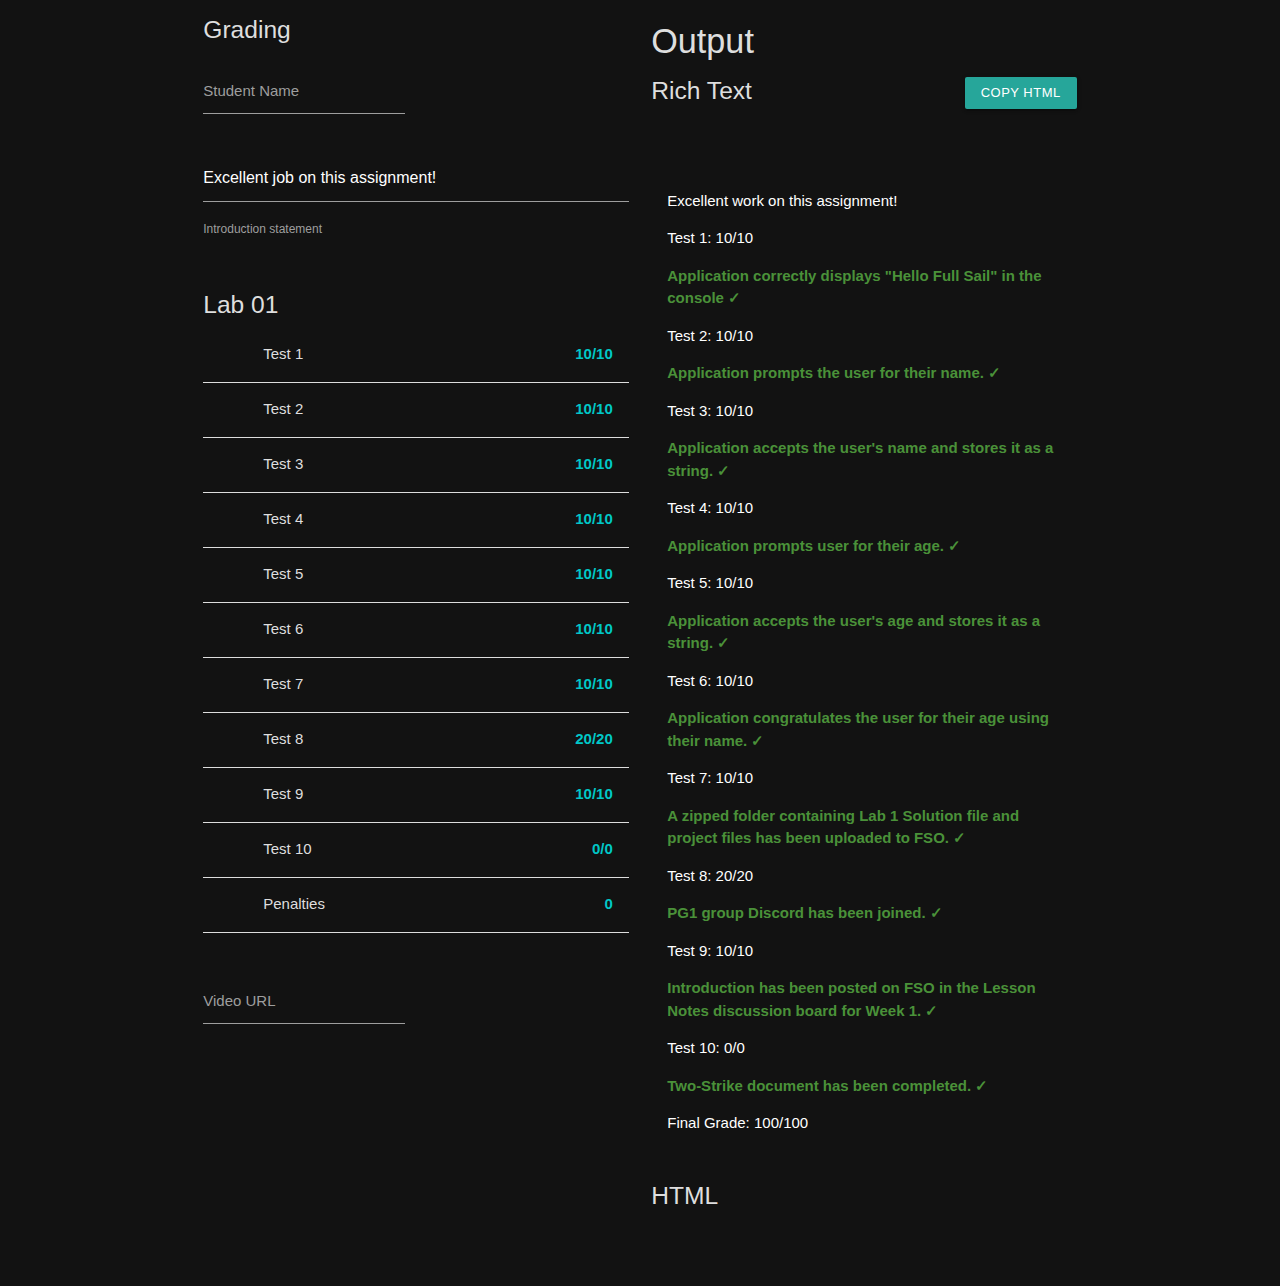
<file: Lab 01.html>
<!DOCTYPE html>
<html lang="en">

<head>
    <meta charset="UTF-8">
    <meta http-equiv="X-UA-Compatible" content="IE=edge">
    <meta name="viewport" content="width=device-width, initial-scale=1.0">

    <!--Import Google Icon Font-->
    <link href="https://fonts.googleapis.com/icon?family=Material+Icons" rel="stylesheet">

    <!-- Compiled and minified CSS -->
    <link rel="stylesheet" href="https://cdnjs.cloudflare.com/ajax/libs/materialize/1.0.0/css/materialize.min.css">

    <!-- Compiled and minified JavaScript -->
    <script src="https://cdnjs.cloudflare.com/ajax/libs/materialize/1.0.0/js/materialize.min.js"></script>

    <script type="text/JavaScript">
            // Paths for Tests and Penalties
            let TEST_PATH = '../tests/lab01.json'
            let PENALTY_PATH = '../tests/lab-penalties.json'
    </script>

    <script type="module" src="js/script.js"></script>

    <link rel="stylesheet" href="style.css" type="text/css" />

    <title>Lab 1 Grading Form</title>
</head>

<body>
    <main class="container">
        <div class="row">
            <section class="col l6 m12">
                <h5>Grading</h5>

                <div class="row">
                    <div class="input-field col s6">
                        <input id="student_name" type="text" class="validate">
                        <label for="student_name">Student Name</label>
                    </div>
                </div>
                
                <div class="row">
                    <div class="col s12">
                        <textarea id="intro_statement" class="materialize-textarea">Excellent job on this assignment!</textarea>
                        <label for="intro_statement">Introduction statement</label>
                    </div>
                </div>

                <div class="section">
                    <h5>Lab 01</h5>

                    <!-- Rubric column evaluations -->
                    <ul class="collapsible">
               
                    </ul>
                </div>

                <div class="row">
                    <div class="input-field col s6">
                        <input id="video_url" type="text" class="validate">
                        <label for="video_url">Video URL</label>
                    </div>
                </div>
            </section>

            <section class="col l6 m12">
                <h4>Output</h4>
                <h5>Rich Text <button class="copy-html waves-effect waves-light btn-small right">Copy HTML</button></h5>
                <div class="rich-output">
                    <p>
                        <span class="student"></span><br /><br />

                        <span class="intro">Excellent work on this assignment!</span>
                    </p>

                    <div class="feedback"></div>

                    <div class="video-feedback" style="display: none;"></div>

                    <p>Final Grade: <span class="grade">100</span>/100</p>
                </div>

                <h5>HTML</h5>
                <div class="html-output">
                    <pre></pre>
                </div>
            </section>
        </div>

    </main>
</body>

</html>
</file>
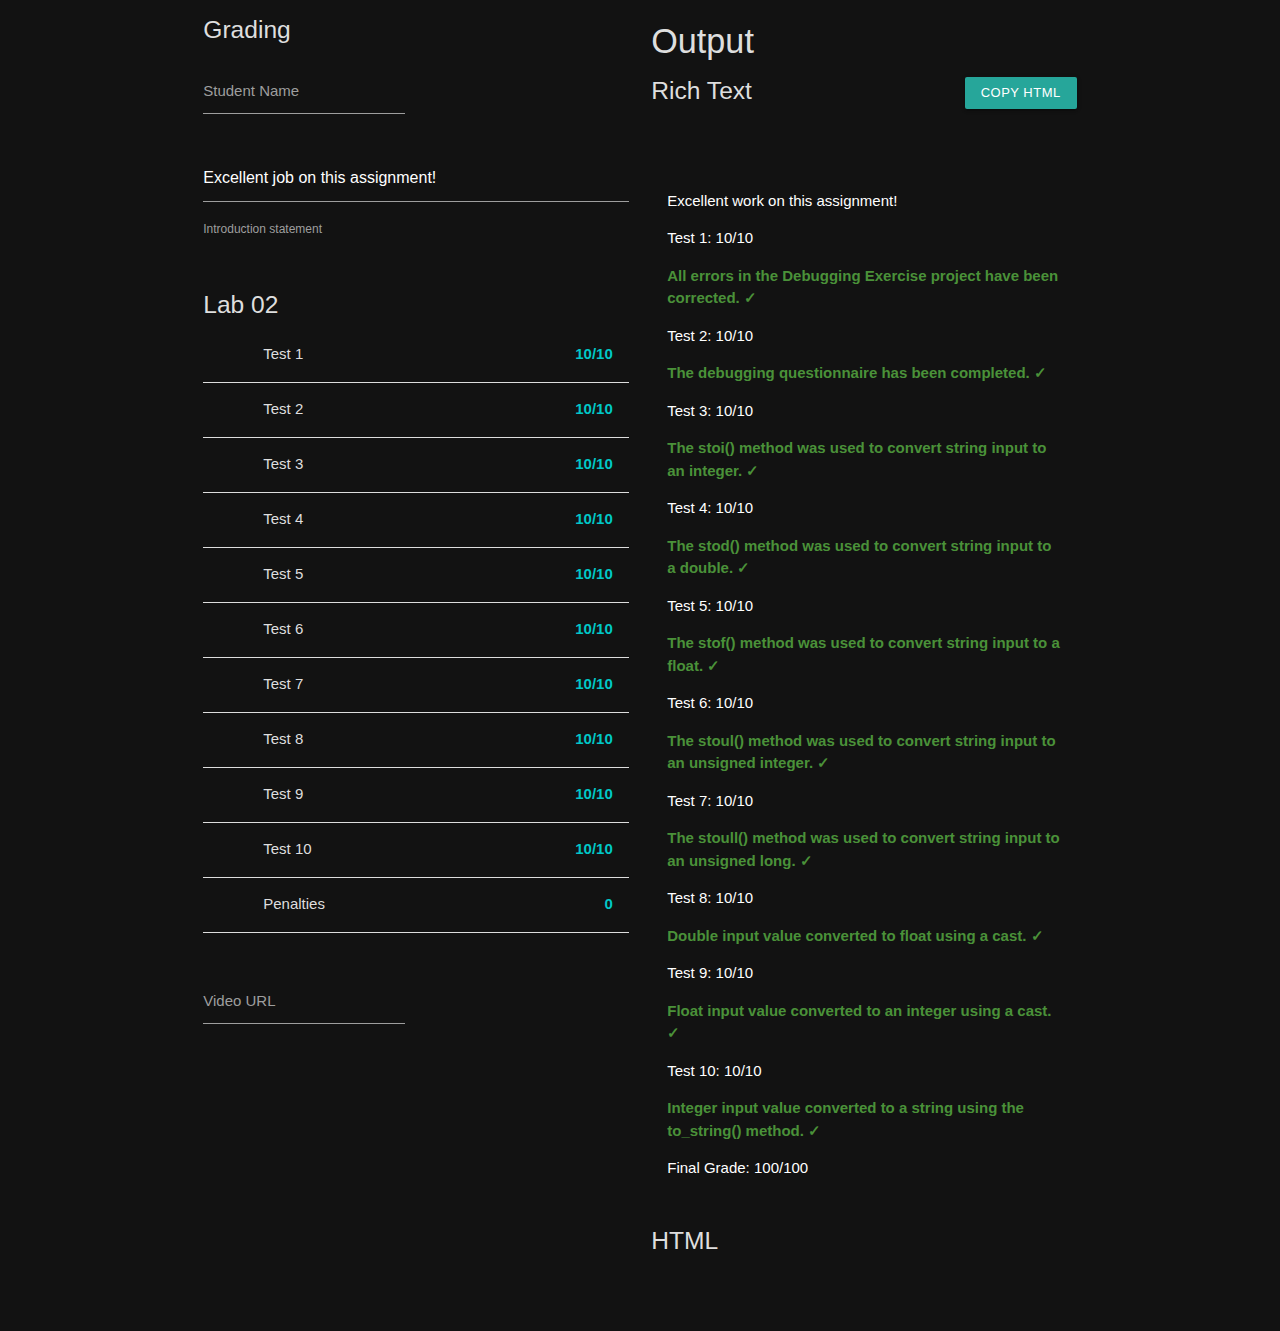
<file: Lab 02.html>
<!DOCTYPE html>
<html lang="en">

<head>
    <meta charset="UTF-8">
    <meta http-equiv="X-UA-Compatible" content="IE=edge">
    <meta name="viewport" content="width=device-width, initial-scale=1.0">

    <!--Import Google Icon Font-->
    <link href="https://fonts.googleapis.com/icon?family=Material+Icons" rel="stylesheet">

    <!-- Compiled and minified CSS -->
    <link rel="stylesheet" href="https://cdnjs.cloudflare.com/ajax/libs/materialize/1.0.0/css/materialize.min.css">

    <!-- Compiled and minified JavaScript -->
    <script src="https://cdnjs.cloudflare.com/ajax/libs/materialize/1.0.0/js/materialize.min.js"></script>

    <script type="text/JavaScript">
            // Paths for Tests and Penalties
            let TEST_PATH = '../tests/lab02.json'
            let PENALTY_PATH = '../tests/lab-penalties.json'
    </script>

    <script type="module" src="js/script.js"></script>

    <link rel="stylesheet" href="style.css" type="text/css" />

    <title>Lab 2 Grading Form</title>
</head>

<body>
    <main class="container">
        <div class="row">
            <section class="col l6 m12">
                <h5>Grading</h5>

                <div class="row">
                    <div class="input-field col s6">
                        <input id="student_name" type="text" class="validate">
                        <label for="student_name">Student Name</label>
                    </div>
                </div>
                
                <div class="row">
                    <div class="col s12">
                        <textarea id="intro_statement" class="materialize-textarea">Excellent job on this assignment!</textarea>
                        <label for="intro_statement">Introduction statement</label>
                    </div>
                </div>

                <div class="section">
                    <h5>Lab 02</h5>

                    <!-- Rubric column evaluations -->
                    <ul class="collapsible">
               
                    </ul>
                </div>

                <div class="row">
                    <div class="input-field col s6">
                        <input id="video_url" type="text" class="validate">
                        <label for="video_url">Video URL</label>
                    </div>
                </div>
            </section>

            <section class="col l6 m12">
                <h4>Output</h4>
                <h5>Rich Text <button class="copy-html waves-effect waves-light btn-small right">Copy HTML</button></h5>
                <div class="rich-output">
                    <p>
                        <span class="student"></span><br /><br />

                        <span class="intro">Excellent work on this assignment!</span>
                    </p>

                    <div class="feedback"></div>

                    <div class="video-feedback" style="display: none;"></div>

                    <p>Final Grade: <span class="grade">100</span>/100</p>
                </div>

                <h5>HTML</h5>
                <div class="html-output">
                    <pre></pre>
                </div>
            </section>
        </div>

    </main>
</body>

</html>
</file>
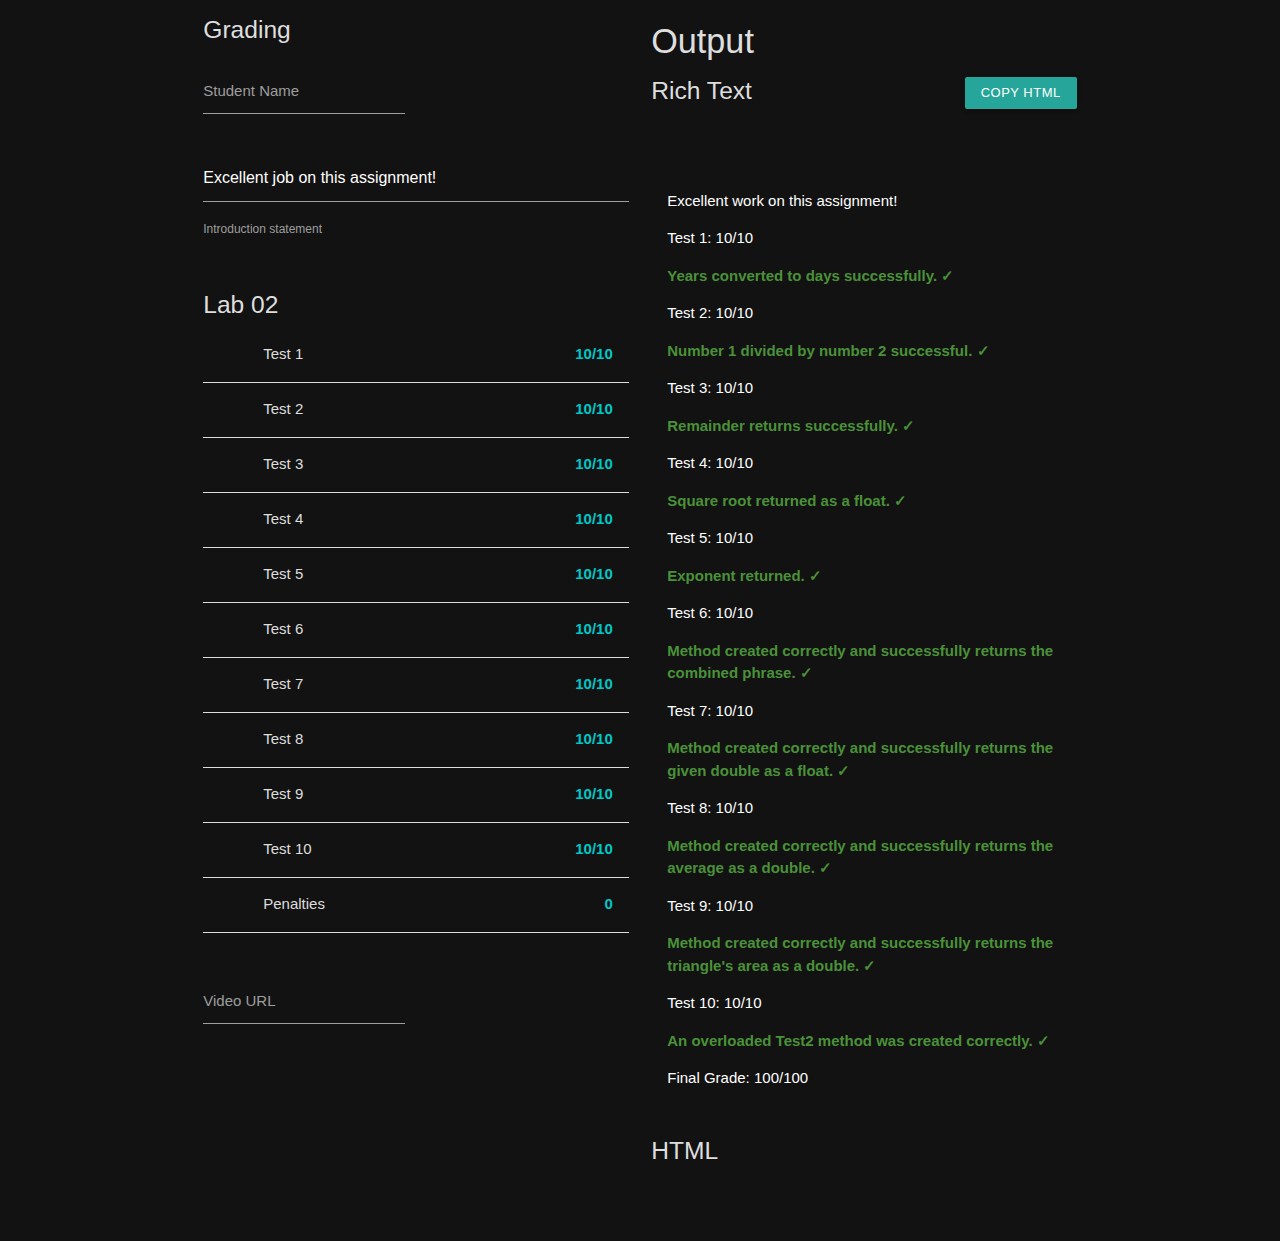
<file: Lab 03.html>
<!DOCTYPE html>
<html lang="en">

<head>
    <meta charset="UTF-8">
    <meta http-equiv="X-UA-Compatible" content="IE=edge">
    <meta name="viewport" content="width=device-width, initial-scale=1.0">

    <!--Import Google Icon Font-->
    <link href="https://fonts.googleapis.com/icon?family=Material+Icons" rel="stylesheet">

    <!-- Compiled and minified CSS -->
    <link rel="stylesheet" href="https://cdnjs.cloudflare.com/ajax/libs/materialize/1.0.0/css/materialize.min.css">

    <!-- Compiled and minified JavaScript -->
    <script src="https://cdnjs.cloudflare.com/ajax/libs/materialize/1.0.0/js/materialize.min.js"></script>

    <script type="text/JavaScript">
            // Paths for Tests and Penalties
            let TEST_PATH = '../tests/lab03.json'
            let PENALTY_PATH = '../tests/lab-penalties.json'
    </script>

    <script type="module" src="js/script.js"></script>

    <link rel="stylesheet" href="style.css" type="text/css" />

    <title>Lab 2 Grading Form</title>
</head>

<body>
    <main class="container">
        <div class="row">
            <section class="col l6 m12">
                <h5>Grading</h5>

                <div class="row">
                    <div class="input-field col s6">
                        <input id="student_name" type="text" class="validate">
                        <label for="student_name">Student Name</label>
                    </div>
                </div>
                
                <div class="row">
                    <div class="col s12">
                        <textarea id="intro_statement" class="materialize-textarea">Excellent job on this assignment!</textarea>
                        <label for="intro_statement">Introduction statement</label>
                    </div>
                </div>

                <div class="section">
                    <h5>Lab 02</h5>

                    <!-- Rubric column evaluations -->
                    <ul class="collapsible">
               
                    </ul>
                </div>

                <div class="row">
                    <div class="input-field col s6">
                        <input id="video_url" type="text" class="validate">
                        <label for="video_url">Video URL</label>
                    </div>
                </div>
            </section>

            <section class="col l6 m12">
                <h4>Output</h4>
                <h5>Rich Text <button class="copy-html waves-effect waves-light btn-small right">Copy HTML</button></h5>
                <div class="rich-output">
                    <p>
                        <span class="student"></span><br /><br />

                        <span class="intro">Excellent work on this assignment!</span>
                    </p>

                    <div class="feedback"></div>

                    <div class="video-feedback" style="display: none;"></div>

                    <p>Final Grade: <span class="grade">100</span>/100</p>
                </div>

                <h5>HTML</h5>
                <div class="html-output">
                    <pre></pre>
                </div>
            </section>
        </div>

    </main>
</body>

</html>
</file>
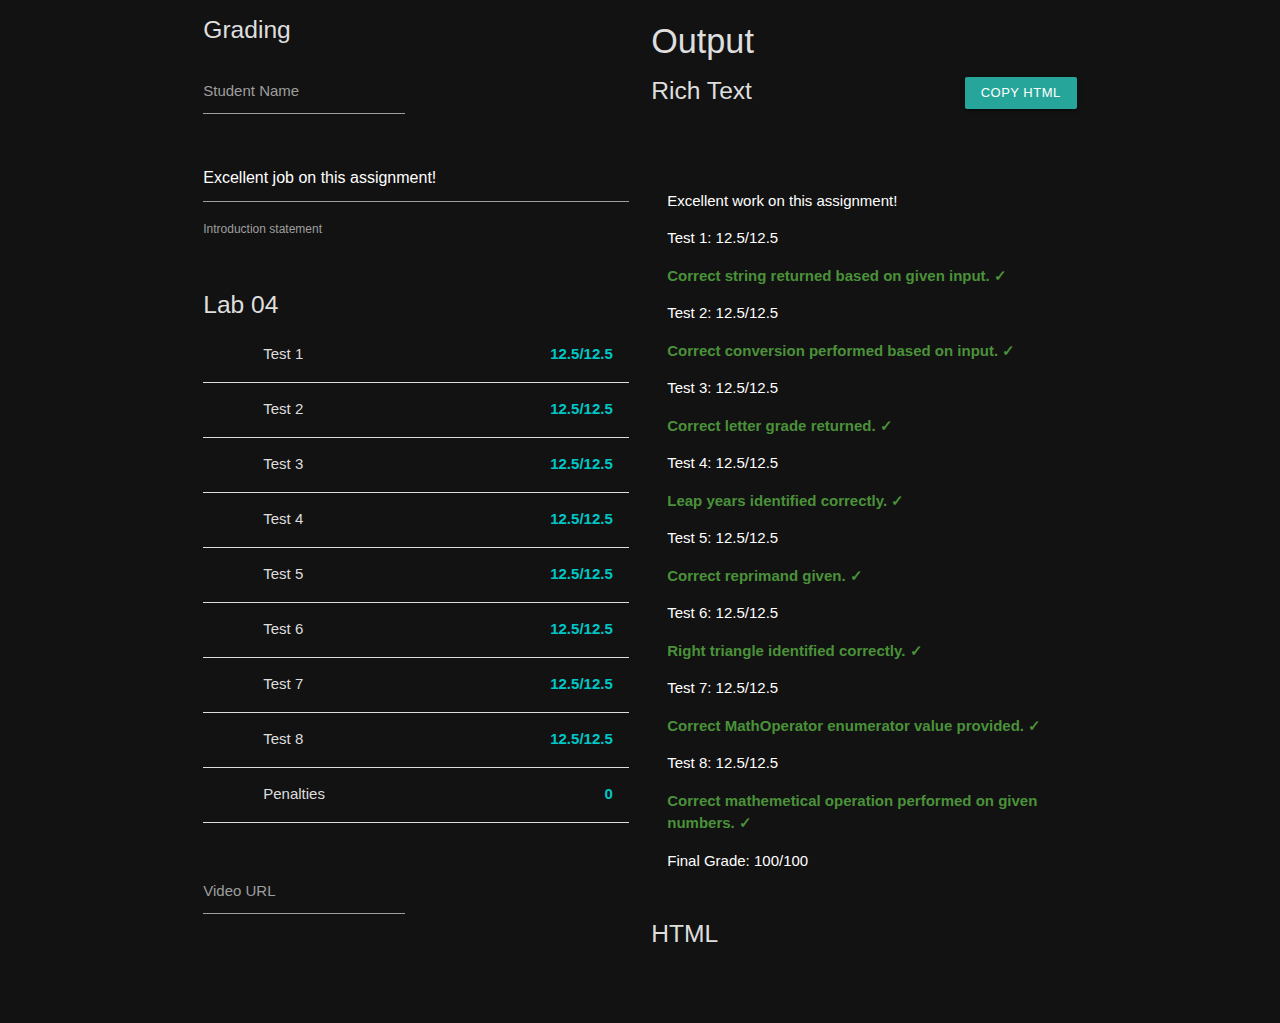
<file: Lab 04.html>
<!DOCTYPE html>
<html lang="en">

<head>
    <meta charset="UTF-8">
    <meta http-equiv="X-UA-Compatible" content="IE=edge">
    <meta name="viewport" content="width=device-width, initial-scale=1.0">

    <!--Import Google Icon Font-->
    <link href="https://fonts.googleapis.com/icon?family=Material+Icons" rel="stylesheet">

    <!-- Compiled and minified CSS -->
    <link rel="stylesheet" href="https://cdnjs.cloudflare.com/ajax/libs/materialize/1.0.0/css/materialize.min.css">

    <!-- Compiled and minified JavaScript -->
    <script src="https://cdnjs.cloudflare.com/ajax/libs/materialize/1.0.0/js/materialize.min.js"></script>

    <script type="text/JavaScript">
            // Paths for Tests and Penalties
            let TEST_PATH = '../tests/lab04.json'
            let PENALTY_PATH = '../tests/lab-penalties.json'
    </script>

    <script type="module" src="js/script.js"></script>

    <link rel="stylesheet" href="style.css" type="text/css" />

    <title>Lab 4 Grading Form</title>
</head>

<body>
    <main class="container">
        <div class="row">
            <section class="col l6 m12">
                <h5>Grading</h5>

                <div class="row">
                    <div class="input-field col s6">
                        <input id="student_name" type="text" class="validate">
                        <label for="student_name">Student Name</label>
                    </div>
                </div>
                
                <div class="row">
                    <div class="col s12">
                        <textarea id="intro_statement" class="materialize-textarea">Excellent job on this assignment!</textarea>
                        <label for="intro_statement">Introduction statement</label>
                    </div>
                </div>

                <div class="section">
                    <h5>Lab 04</h5>

                    <!-- Rubric column evaluations -->
                    <ul class="collapsible">
               
                    </ul>
                </div>

                <div class="row">
                    <div class="input-field col s6">
                        <input id="video_url" type="text" class="validate">
                        <label for="video_url">Video URL</label>
                    </div>
                </div>
            </section>

            <section class="col l6 m12">
                <h4>Output</h4>
                <h5>Rich Text <button class="copy-html waves-effect waves-light btn-small right">Copy HTML</button></h5>
                <div class="rich-output">
                    <p>
                        <span class="student"></span><br /><br />

                        <span class="intro">Excellent work on this assignment!</span>
                    </p>

                    <div class="feedback"></div>

                    <div class="video-feedback" style="display: none;"></div>

                    <p>Final Grade: <span class="grade">100</span>/100</p>
                </div>

                <h5>HTML</h5>
                <div class="html-output">
                    <pre></pre>
                </div>
            </section>
        </div>

    </main>
</body>

</html>
</file>
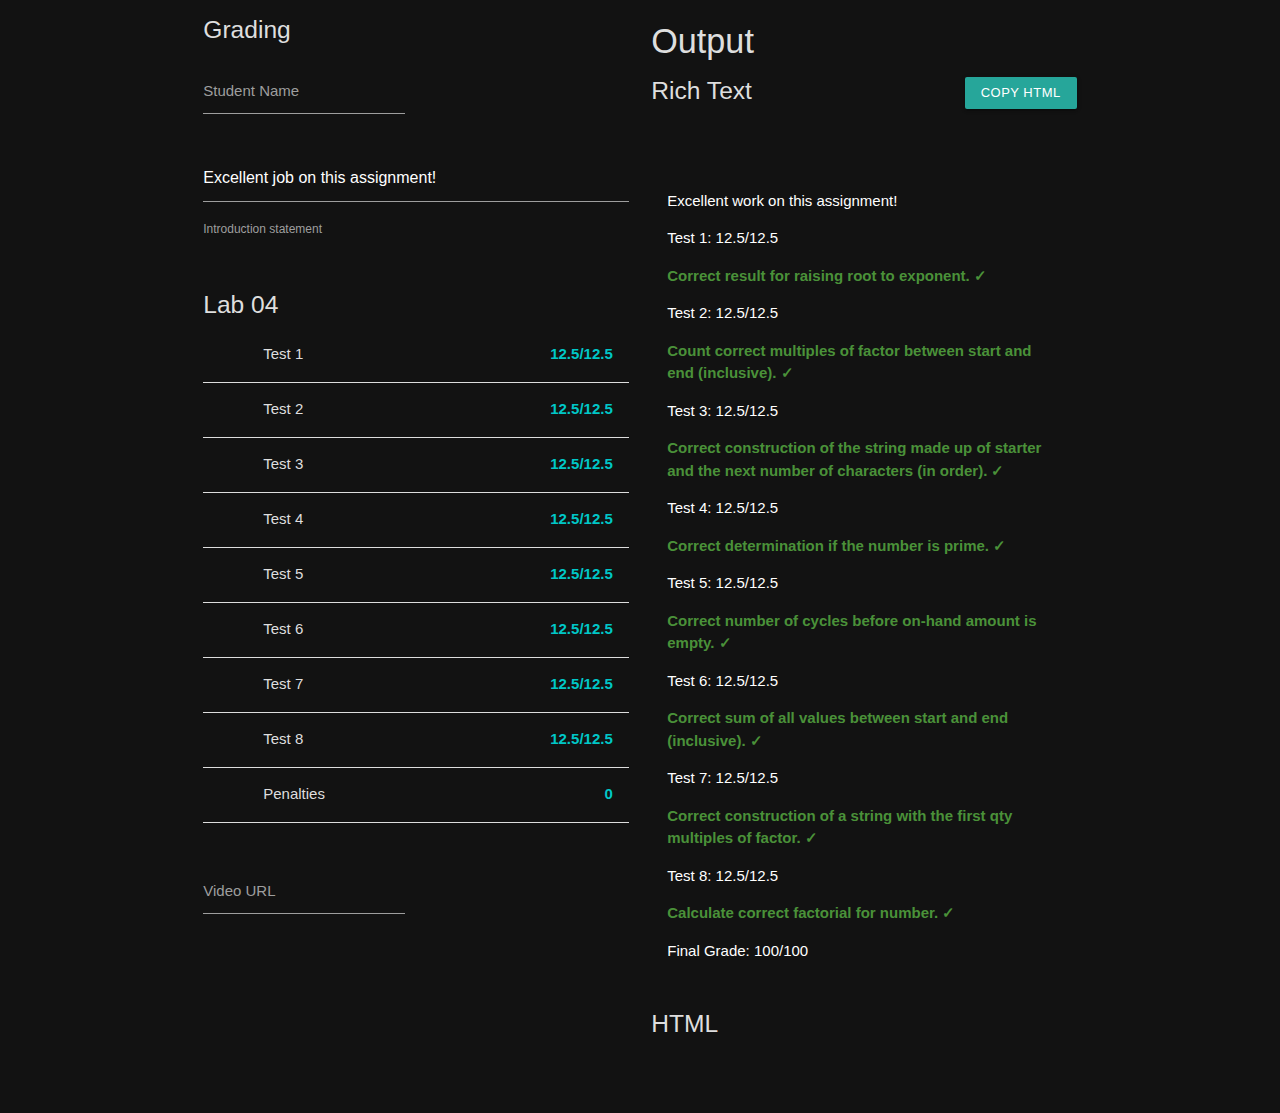
<file: Lab 05.html>
<!DOCTYPE html>
<html lang="en">

<head>
    <meta charset="UTF-8">
    <meta http-equiv="X-UA-Compatible" content="IE=edge">
    <meta name="viewport" content="width=device-width, initial-scale=1.0">

    <!--Import Google Icon Font-->
    <link href="https://fonts.googleapis.com/icon?family=Material+Icons" rel="stylesheet">

    <!-- Compiled and minified CSS -->
    <link rel="stylesheet" href="https://cdnjs.cloudflare.com/ajax/libs/materialize/1.0.0/css/materialize.min.css">

    <!-- Compiled and minified JavaScript -->
    <script src="https://cdnjs.cloudflare.com/ajax/libs/materialize/1.0.0/js/materialize.min.js"></script>

    <script type="text/JavaScript">
            // Paths for Tests and Penalties
            let TEST_PATH = '../tests/lab05.json'
            let PENALTY_PATH = '../tests/lab-penalties.json'
    </script>

    <script type="module" src="js/script.js"></script>

    <link rel="stylesheet" href="style.css" type="text/css" />

    <title>Lab 4 Grading Form</title>
</head>

<body>
    <main class="container">
        <div class="row">
            <section class="col l6 m12">
                <h5>Grading</h5>

                <div class="row">
                    <div class="input-field col s6">
                        <input id="student_name" type="text" class="validate">
                        <label for="student_name">Student Name</label>
                    </div>
                </div>
                
                <div class="row">
                    <div class="col s12">
                        <textarea id="intro_statement" class="materialize-textarea">Excellent job on this assignment!</textarea>
                        <label for="intro_statement">Introduction statement</label>
                    </div>
                </div>

                <div class="section">
                    <h5>Lab 04</h5>

                    <!-- Rubric column evaluations -->
                    <ul class="collapsible">
               
                    </ul>
                </div>

                <div class="row">
                    <div class="input-field col s6">
                        <input id="video_url" type="text" class="validate">
                        <label for="video_url">Video URL</label>
                    </div>
                </div>
            </section>

            <section class="col l6 m12">
                <h4>Output</h4>
                <h5>Rich Text <button class="copy-html waves-effect waves-light btn-small right">Copy HTML</button></h5>
                <div class="rich-output">
                    <p>
                        <span class="student"></span><br /><br />

                        <span class="intro">Excellent work on this assignment!</span>
                    </p>

                    <div class="feedback"></div>

                    <div class="video-feedback" style="display: none;"></div>

                    <p>Final Grade: <span class="grade">100</span>/100</p>
                </div>

                <h5>HTML</h5>
                <div class="html-output">
                    <pre></pre>
                </div>
            </section>
        </div>

    </main>
</body>

</html>
</file>
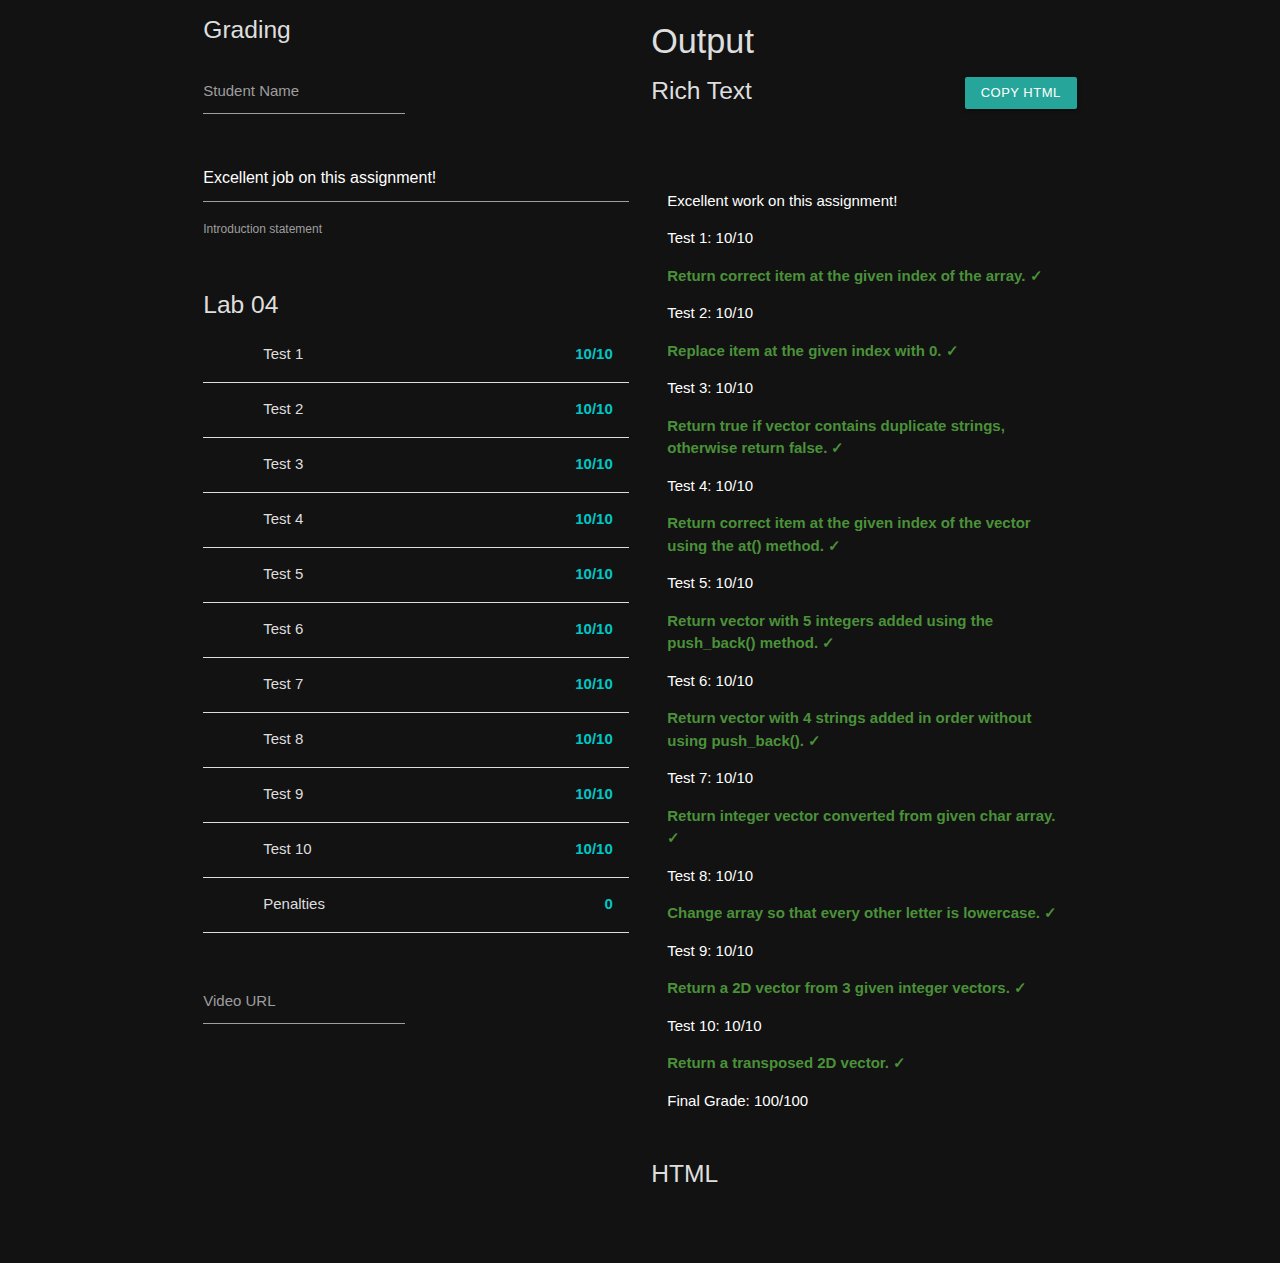
<file: Lab 06.html>
<!DOCTYPE html>
<html lang="en">

<head>
    <meta charset="UTF-8">
    <meta http-equiv="X-UA-Compatible" content="IE=edge">
    <meta name="viewport" content="width=device-width, initial-scale=1.0">

    <!--Import Google Icon Font-->
    <link href="https://fonts.googleapis.com/icon?family=Material+Icons" rel="stylesheet">

    <!-- Compiled and minified CSS -->
    <link rel="stylesheet" href="https://cdnjs.cloudflare.com/ajax/libs/materialize/1.0.0/css/materialize.min.css">

    <!-- Compiled and minified JavaScript -->
    <script src="https://cdnjs.cloudflare.com/ajax/libs/materialize/1.0.0/js/materialize.min.js"></script>

    <script type="text/JavaScript">
            // Paths for Tests and Penalties
            let TEST_PATH = '../tests/lab06.json'
            let PENALTY_PATH = '../tests/lab-penalties.json'
    </script>

    <script type="module" src="js/script.js"></script>

    <link rel="stylesheet" href="style.css" type="text/css" />

    <title>Lab 4 Grading Form</title>
</head>

<body>
    <main class="container">
        <div class="row">
            <section class="col l6 m12">
                <h5>Grading</h5>

                <div class="row">
                    <div class="input-field col s6">
                        <input id="student_name" type="text" class="validate">
                        <label for="student_name">Student Name</label>
                    </div>
                </div>
                
                <div class="row">
                    <div class="col s12">
                        <textarea id="intro_statement" class="materialize-textarea">Excellent job on this assignment!</textarea>
                        <label for="intro_statement">Introduction statement</label>
                    </div>
                </div>

                <div class="section">
                    <h5>Lab 04</h5>

                    <!-- Rubric column evaluations -->
                    <ul class="collapsible">
               
                    </ul>
                </div>

                <div class="row">
                    <div class="input-field col s6">
                        <input id="video_url" type="text" class="validate">
                        <label for="video_url">Video URL</label>
                    </div>
                </div>
            </section>

            <section class="col l6 m12">
                <h4>Output</h4>
                <h5>Rich Text <button class="copy-html waves-effect waves-light btn-small right">Copy HTML</button></h5>
                <div class="rich-output">
                    <p>
                        <span class="student"></span><br /><br />

                        <span class="intro">Excellent work on this assignment!</span>
                    </p>

                    <div class="feedback"></div>

                    <div class="video-feedback" style="display: none;"></div>

                    <p>Final Grade: <span class="grade">100</span>/100</p>
                </div>

                <h5>HTML</h5>
                <div class="html-output">
                    <pre></pre>
                </div>
            </section>
        </div>

    </main>
</body>

</html>
</file>
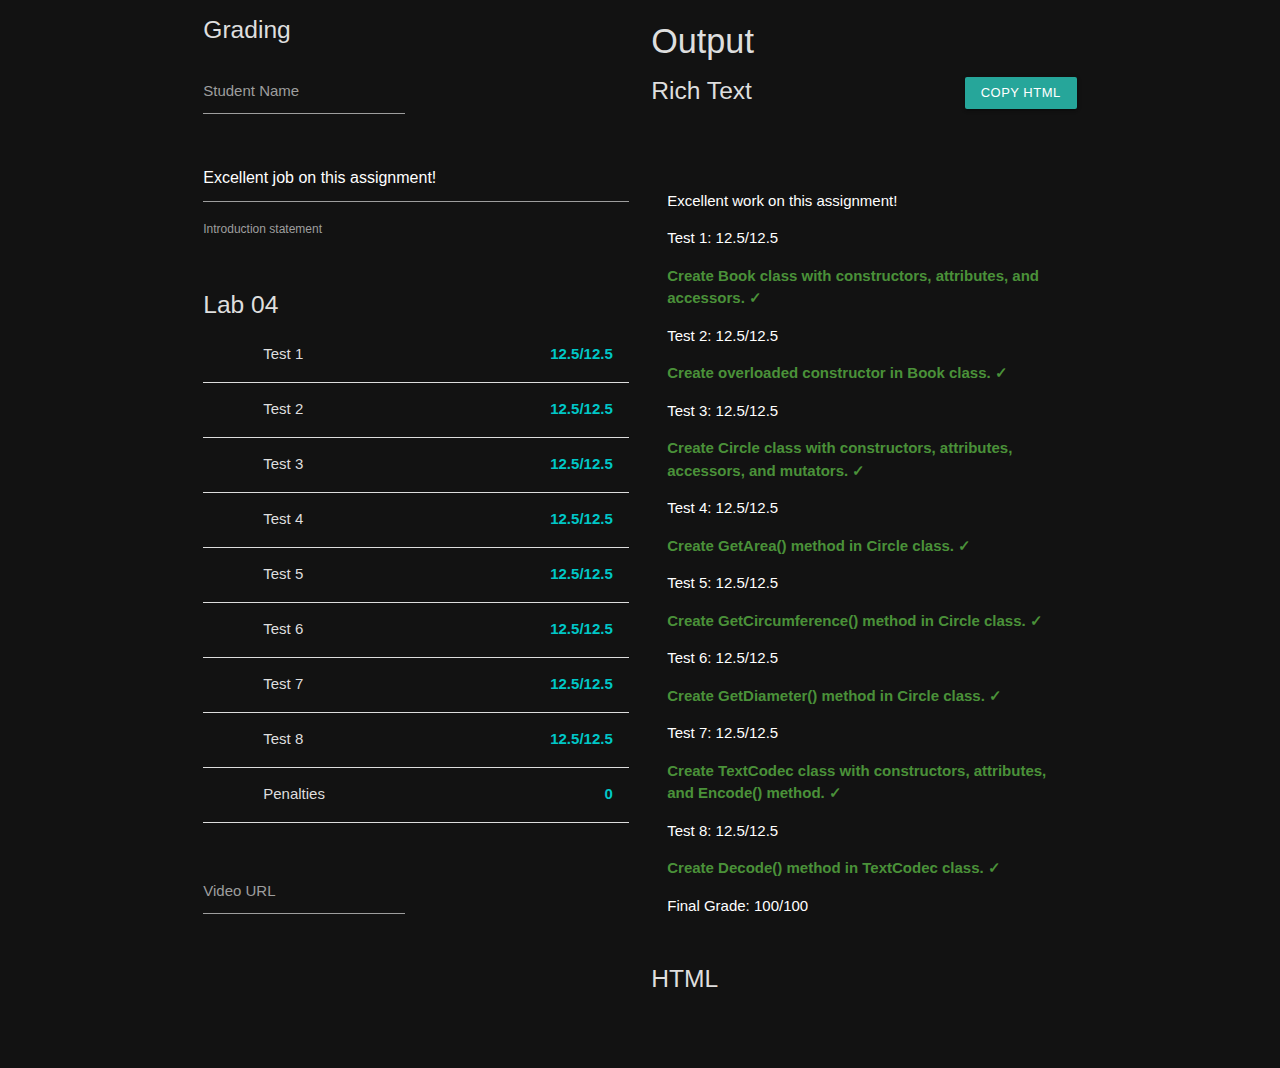
<file: Lab 07.html>
<!DOCTYPE html>
<html lang="en">

<head>
    <meta charset="UTF-8">
    <meta http-equiv="X-UA-Compatible" content="IE=edge">
    <meta name="viewport" content="width=device-width, initial-scale=1.0">

    <!--Import Google Icon Font-->
    <link href="https://fonts.googleapis.com/icon?family=Material+Icons" rel="stylesheet">

    <!-- Compiled and minified CSS -->
    <link rel="stylesheet" href="https://cdnjs.cloudflare.com/ajax/libs/materialize/1.0.0/css/materialize.min.css">

    <!-- Compiled and minified JavaScript -->
    <script src="https://cdnjs.cloudflare.com/ajax/libs/materialize/1.0.0/js/materialize.min.js"></script>

    <script type="text/JavaScript">
            // Paths for Tests and Penalties
            let TEST_PATH = '../tests/lab07.json'
            let PENALTY_PATH = '../tests/lab-penalties.json'
    </script>

    <script type="module" src="js/script.js"></script>

    <link rel="stylesheet" href="style.css" type="text/css" />

    <title>Lab 4 Grading Form</title>
</head>

<body>
    <main class="container">
        <div class="row">
            <section class="col l6 m12">
                <h5>Grading</h5>

                <div class="row">
                    <div class="input-field col s6">
                        <input id="student_name" type="text" class="validate">
                        <label for="student_name">Student Name</label>
                    </div>
                </div>
                
                <div class="row">
                    <div class="col s12">
                        <textarea id="intro_statement" class="materialize-textarea">Excellent job on this assignment!</textarea>
                        <label for="intro_statement">Introduction statement</label>
                    </div>
                </div>

                <div class="section">
                    <h5>Lab 04</h5>

                    <!-- Rubric column evaluations -->
                    <ul class="collapsible">
               
                    </ul>
                </div>

                <div class="row">
                    <div class="input-field col s6">
                        <input id="video_url" type="text" class="validate">
                        <label for="video_url">Video URL</label>
                    </div>
                </div>
            </section>

            <section class="col l6 m12">
                <h4>Output</h4>
                <h5>Rich Text <button class="copy-html waves-effect waves-light btn-small right">Copy HTML</button></h5>
                <div class="rich-output">
                    <p>
                        <span class="student"></span><br /><br />

                        <span class="intro">Excellent work on this assignment!</span>
                    </p>

                    <div class="feedback"></div>

                    <div class="video-feedback" style="display: none;"></div>

                    <p>Final Grade: <span class="grade">100</span>/100</p>
                </div>

                <h5>HTML</h5>
                <div class="html-output">
                    <pre></pre>
                </div>
            </section>
        </div>

    </main>
</body>

</html>
</file>
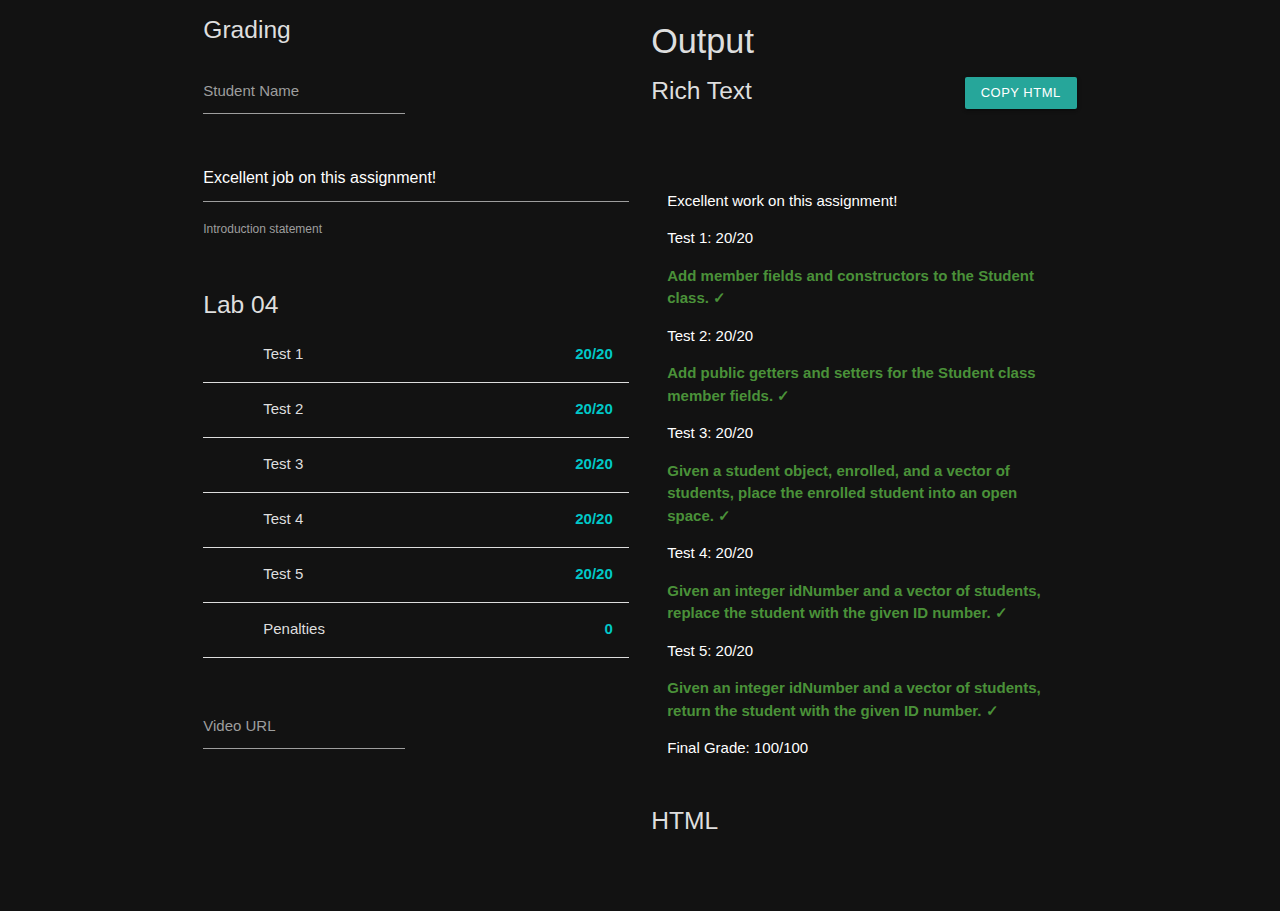
<file: Lab 08.html>
<!DOCTYPE html>
<html lang="en">

<head>
    <meta charset="UTF-8">
    <meta http-equiv="X-UA-Compatible" content="IE=edge">
    <meta name="viewport" content="width=device-width, initial-scale=1.0">

    <!--Import Google Icon Font-->
    <link href="https://fonts.googleapis.com/icon?family=Material+Icons" rel="stylesheet">

    <!-- Compiled and minified CSS -->
    <link rel="stylesheet" href="https://cdnjs.cloudflare.com/ajax/libs/materialize/1.0.0/css/materialize.min.css">

    <!-- Compiled and minified JavaScript -->
    <script src="https://cdnjs.cloudflare.com/ajax/libs/materialize/1.0.0/js/materialize.min.js"></script>

    <script type="text/JavaScript">
            // Paths for Tests and Penalties
            let TEST_PATH = '../tests/lab08.json'
            let PENALTY_PATH = '../tests/lab-penalties.json'
    </script>

    <script type="module" src="js/script.js"></script>

    <link rel="stylesheet" href="style.css" type="text/css" />

    <title>Lab 4 Grading Form</title>
</head>

<body>
    <main class="container">
        <div class="row">
            <section class="col l6 m12">
                <h5>Grading</h5>

                <div class="row">
                    <div class="input-field col s6">
                        <input id="student_name" type="text" class="validate">
                        <label for="student_name">Student Name</label>
                    </div>
                </div>
                
                <div class="row">
                    <div class="col s12">
                        <textarea id="intro_statement" class="materialize-textarea">Excellent job on this assignment!</textarea>
                        <label for="intro_statement">Introduction statement</label>
                    </div>
                </div>

                <div class="section">
                    <h5>Lab 04</h5>

                    <!-- Rubric column evaluations -->
                    <ul class="collapsible">
               
                    </ul>
                </div>

                <div class="row">
                    <div class="input-field col s6">
                        <input id="video_url" type="text" class="validate">
                        <label for="video_url">Video URL</label>
                    </div>
                </div>
            </section>

            <section class="col l6 m12">
                <h4>Output</h4>
                <h5>Rich Text <button class="copy-html waves-effect waves-light btn-small right">Copy HTML</button></h5>
                <div class="rich-output">
                    <p>
                        <span class="student"></span><br /><br />

                        <span class="intro">Excellent work on this assignment!</span>
                    </p>

                    <div class="feedback"></div>

                    <div class="video-feedback" style="display: none;"></div>

                    <p>Final Grade: <span class="grade">100</span>/100</p>
                </div>

                <h5>HTML</h5>
                <div class="html-output">
                    <pre></pre>
                </div>
            </section>
        </div>

    </main>
</body>

</html>
</file>
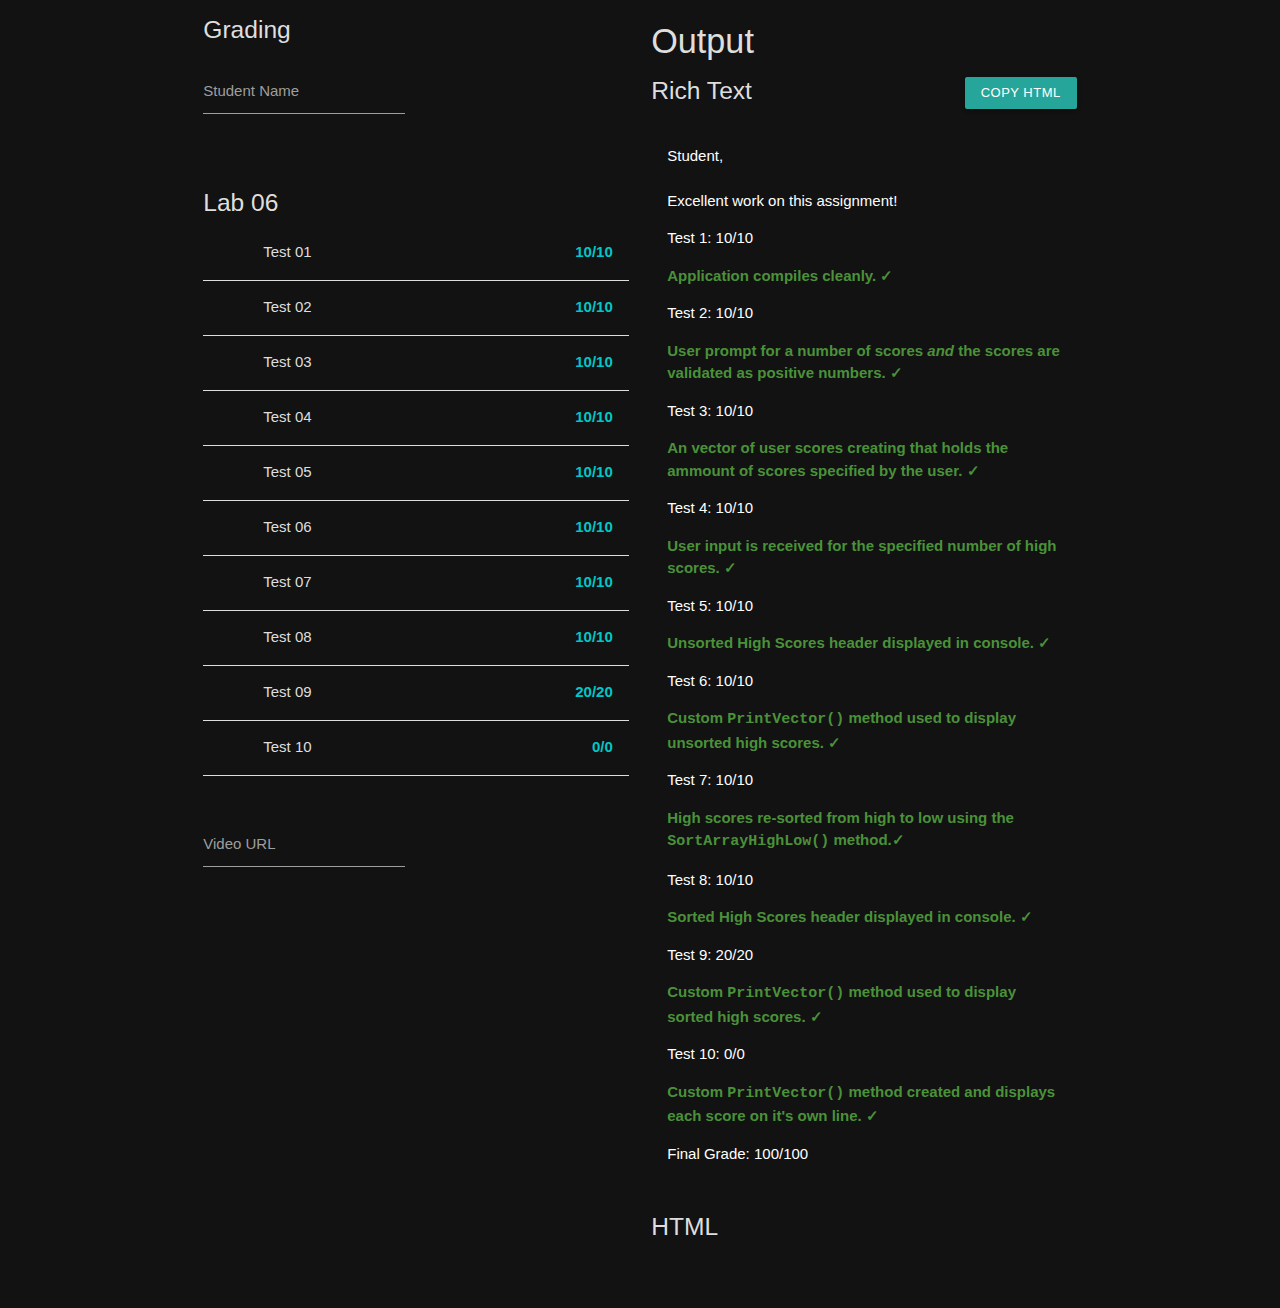
<file: Practice01.html>
<!DOCTYPE html>
<html lang="en">

<head>
    <meta charset="UTF-8">
    <meta http-equiv="X-UA-Compatible" content="IE=edge">
    <meta name="viewport" content="width=device-width, initial-scale=1.0">

    <!--Import Google Icon Font-->
    <link href="https://fonts.googleapis.com/icon?family=Material+Icons" rel="stylesheet">

    <!-- Compiled and minified CSS -->
    <link rel="stylesheet" href="https://cdnjs.cloudflare.com/ajax/libs/materialize/1.0.0/css/materialize.min.css">

    <!-- Compiled and minified JavaScript -->
    <script src="https://cdnjs.cloudflare.com/ajax/libs/materialize/1.0.0/js/materialize.min.js"></script>

    <link rel="stylesheet" href="style.css" type="text/css" />

    <script type="text/javascript">
        // Grade values
        const GRADE_POOR = 0
        const GRADE_FAIR = 0.45
        const GRADE_GOOD = 0.80
        const GRADE_EXCE = 1

        // Colors corresponding with grade values
        const VALUE_COLORS = {
            "poor" : "rgb(161, 0, 0)",
            "fair" : "rgb(206, 134, 0)",
            "good" : "rgb(0, 194, 0)",
            "exce" : "rgb(0, 199, 199)"
        }

        // Earned point values for rubric columns
        // Note: These keys define keys used throughout the document
        let points = {
            "t01" : "",
            "t02" : "",
            "t03" : "",
            "t04" : "",
            "t05" : "",
            "t06" : "",
            "t07" : "",
            "t08" : "",
            "t09" : "",
            "t10" : ""
        };

        // Total points available for each column
        // Total value = 100
        const POINTS_VALUES = {
            "t01" : 10,
            "t02" : 10,
            "t03" : 10,
            "t04" : 10,
            "t05" : 5,
            "t06" : 10,
            "t07" : 10,
            "t08" : 5,
            "t09" : 10,
            "t10" : 20,
        }

        // "d" values for the SVG paths of the output headers
        const ICONS = {
            // "t01" : `M19 7H16.19C15.74 6.2 15.12 5.5 14.37 5L16 3.41L14.59 2L12.42 4.17C11.96 4.06 11.5 4 11 4S10.05 4.06 9.59 4.17L7.41 2L6 3.41L7.62 5C6.87 5.5 6.26 6.21 5.81 7H3V9H5.09C5.03 9.33 5 9.66 5 10V11H3V13H5V14C5 14.34 5.03 14.67 5.09 15H3V17H5.81C7.26 19.5 10.28 20.61 13 19.65V19C13 16.46 14.61 14.2 17 13.35V13H19V11H17V10C17 9.66 16.97 9.33 16.91 9H19V7M13 15H9V13H13V15M13 11H9V9H13V11M17.75 22.16L15 19.16L16.16 18L17.75 19.59L21.34 16L22.5 17.41L17.75 22.16Z`,
            // "t02" : `M4 3H18C19.11 3 20 3.9 20 5V12.08C18.45 11.82 16.92 12.18 15.68 13H12V17H13.08C12.97 17.68 12.97 18.35 13.08 19H4C2.9 19 2 18.11 2 17V5C2 3.9 2.9 3 4 3M4 7V11H10V7H4M12 7V11H18V7H12M4 13V17H10V13H4M17.75 21L15 18L16.16 16.84L17.75 18.43L21.34 14.84L22.5 16.25L17.75 21`,
            // "t03" : `M17 3H5C3.9 3 3 3.9 3 5V19C3 20.11 3.9 21 5 21H11.81C11.42 20.34 11.17 19.6 11.07 18.84C9.5 18.31 8.66 16.6 9.2 15.03C9.61 13.83 10.73 13 12 13C12.44 13 12.88 13.1 13.28 13.29C15.57 11.5 18.83 11.59 21 13.54V7L17 3M15 9H5V5H15V9M15.75 21L13 18L14.16 16.84L15.75 18.43L19.34 14.84L20.5 16.25L15.75 21`,
            // "t04" : `M13,19V16H21V19H13M8.5,13L2.47,7H6.71L11.67,11.95C12.25,12.54 12.25,13.5 11.67,14.07L6.74,19H2.5L8.5,13Z`,
            // "t05" : `M17 3H5C3.9 3 3 3.9 3 5V19C3 20.11 3.9 21 5 21H11.81C11.42 20.34 11.17 19.6 11.07 18.84C9.5 18.31 8.66 16.6 9.2 15.03C9.61 13.83 10.73 13 12 13C12.44 13 12.88 13.1 13.28 13.29C15.57 11.5 18.83 11.59 21 13.54V7L17 3M15 9H5V5H15V9M15.75 21L13 18L14.16 16.84L15.75 18.43L19.34 14.84L20.5 16.25L15.75 21`,
            // "t06" : `M14.53 1.45L13.45 2.53L15.05 4.13C15.27 4.38 15.38 4.67 15.38 5S15.27 5.64 15.05 5.86L11.5 9.47L12.5 10.55L16.13 6.94C16.66 6.35 16.92 5.7 16.92 5C16.92 4.3 16.66 3.64 16.13 3.05L14.53 1.45M10.55 3.47L9.47 4.55L10.08 5.11C10.3 5.33 10.41 5.63 10.41 6S10.3 6.67 10.08 6.89L9.47 7.45L10.55 8.53L11.11 7.92C11.64 7.33 11.91 6.69 11.91 6C11.91 5.28 11.64 4.63 11.11 4.03L10.55 3.47M21 5.06C20.31 5.06 19.67 5.33 19.08 5.86L13.45 11.5L14.53 12.5L20.11 6.94C20.36 6.69 20.66 6.56 21 6.56S21.64 6.69 21.89 6.94L22.5 7.55L23.53 6.47L22.97 5.86C22.38 5.33 21.72 5.06 21 5.06M7 8L2 22L16 17L7 8M19 11.06C18.3 11.06 17.66 11.33 17.06 11.86L15.47 13.45L16.55 14.53L18.14 12.94C18.39 12.69 18.67 12.56 19 12.56C19.33 12.56 19.63 12.69 19.88 12.94L21.5 14.53L22.55 13.5L20.95 11.86C20.36 11.33 19.7 11.06 19 11.06Z`,
            // "t07" : `M14,13V17H10V13H7L12,8L17,13M19.35,10.03C18.67,6.59 15.64,4 12,4C9.11,4 6.6,5.64 5.35,8.03C2.34,8.36 0,10.9 0,14A6,6 0 0,0 6,20H19A5,5 0 0,0 24,15C24,12.36 21.95,10.22 19.35,10.03Z`,
            // "t08" : `M20,2H4A2,2 0 0,0 2,4V22L6,18H20A2,2 0 0,0 22,16V4C22,2.89 21.1,2 20,2Z`,
            // "t09" : `M13.545 2.907a13.227 13.227 0 0 0-3.257-1.011.05.05 0 0 0-.052.025c-.141.25-.297.577-.406.833a12.19 12.19 0 0 0-3.658 0 8.258 8.258 0 0 0-.412-.833.051.051 0 0 0-.052-.025c-1.125.194-2.22.534-3.257 1.011a.041.041 0 0 0-.021.018C.356 6.024-.213 9.047.066 12.032c.001.014.01.028.021.037a13.276 13.276 0 0 0 3.995 2.02.05.05 0 0 0 .056-.019c.308-.42.582-.863.818-1.329a.05.05 0 0 0-.01-.059.051.051 0 0 0-.018-.011 8.875 8.875 0 0 1-1.248-.595.05.05 0 0 1-.02-.066.051.051 0 0 1 .015-.019c.084-.063.168-.129.248-.195a.05.05 0 0 1 .051-.007c2.619 1.196 5.454 1.196 8.041 0a.052.052 0 0 1 .053.007c.08.066.164.132.248.195a.051.051 0 0 1-.004.085 8.254 8.254 0 0 1-1.249.594.05.05 0 0 0-.03.03.052.052 0 0 0 .003.041c.24.465.515.909.817 1.329a.05.05 0 0 0 .056.019 13.235 13.235 0 0 0 4.001-2.02.049.049 0 0 0 .021-.037c.334-3.451-.559-6.449-2.366-9.106a.034.034 0 0 0-.02-.019Zm-8.198 7.307c-.789 0-1.438-.724-1.438-1.612 0-.889.637-1.613 1.438-1.613.807 0 1.45.73 1.438 1.613 0 .888-.637 1.612-1.438 1.612Zm5.316 0c-.788 0-1.438-.724-1.438-1.612 0-.889.637-1.613 1.438-1.613.807 0 1.451.73 1.438 1.613 0 .888-.631 1.612-1.438 1.612Z`,
            // "t10" : `M12,17.27L18.18,21L16.54,13.97L22,9.24L14.81,8.62L12,2L9.19,8.62L2,9.24L7.45,13.97L5.82,21L12,17.27Z`
        }

        let checkedScore = []

        document.addEventListener('DOMContentLoaded', function () {
            let output;

            // Intializers
            var elems = document.querySelectorAll('select')
            var instances = M.FormSelect.init(elems, null)

            var elems = document.querySelectorAll('.collapsible')
            var instances = M.Collapsible.init(elems, null)

            // Checkboxes
            var checkboxes = document.querySelectorAll("input[type=checkbox]")

            // Use Array.forEach to add an event listener to each checkbox.
            checkboxes.forEach(function (_checkbox) {
                // TODO: move this method to the PageUtils

                _checkbox.addEventListener('change', function () {
                    checkedScore =
                        Array.from(checkboxes)          // Convert checkboxes to an array to use filter and map.
                            .filter(i => i.checked)     // Use Array.filter to remove unchecked checkboxes.
                            .map(i => i.value)          // Use Array.map to extract only the checkbox values from the array of objects.

                            console.log(`Checked changed!\n${checkedScore}`)

                    // Update UI and Output HTML
                    points.t01 = evaluateTest01()
                    points.t02 = evaluateTest02()
                    points.t03 = evaluateTest03()
                    points.t04 = evaluateTest04()
                    points.t05 = evaluateTest05()
                    points.t06 = evaluateTest06()
                    points.t07 = evaluateTest07()
                    points.t08 = evaluateTest08()
                    points.t09 = evaluateTest09()
                    points.t10 = evaluateTest10()


                    PageUtils.updateFormColumnScore()
                    PageUtils.updateOutputColumnScore()
                    PageUtils.updateOutputColumnRequirements(checkedScore)
                    PageUtils.updateHtmlOutput()

                    document.querySelector('.grade').textContent = PageUtils.getOverallGrade()

                    console.log(points)
                })
            });

            // Update output student name
            document.querySelector('#student_name').addEventListener('change', function(e){
                PageUtils.updateOutputStudentName(e.target.value)
            })

            // Update embedded feedback video
            document.querySelector('#video_url').addEventListener('change', function(e){
                PageUtils.updateVideoUrlEmbed(e.target.value)
            })

            // Update textarea feedback
            let textareas = Array.from(document.getElementsByTagName('textarea'))

            textareas.forEach(_textarea => {
                _textarea.addEventListener('change', function(e){
                    const columnId = e.target.id.split("_")

                    PageUtils.updateOutputColumnFeedback(columnId[0]);
                });
            })

            document.querySelector('.copy-html').addEventListener('click', function(){
                PageUtils.copyOutputHtml()
            });

            PageUtils.insertSvgHeaderIcons()

        });

        class PageUtils {
            static updateOutputStudentName(_name){
                if(_name === null || _name.length === 0){
                    document.querySelector('.rich-output .student').textContent = "Student"
                } else {
                    document.querySelector('.rich-output .student').textContent = _name
                }
            }

            static updateVideoUrlEmbed(_url){
                if(_url !== null && _url.length > 0){
                    let youtubeEmbed = "";
                    
                    youtubeEmbed += `<hr />`
                    youtubeEmbed += `<p>Please watch this video below for some additional feedback:</p>`
                    youtubeEmbed += `<iframe width="560" height="315" src="https://www.youtube.com/embed/${PageUtils.getYouTubeId(_url)}"`
                    youtubeEmbed += `title="YouTube video player" frameborder="0" allow="accelerometer; autoplay;` 
                    youtubeEmbed += `clipboard-write; encrypted-media; gyroscope; picture-in-picture" allowfullscreen></iframe>`

                    document.querySelector('.video-feedback').innerHTML = youtubeEmbed
                    document.querySelector('.video-feedback').style.display = "block"
                } else {
                    document.querySelector('.video-feedback').innerHTML = ""
                    document.querySelector('.video-feedback').style.display = "none"
                }
            }

            /**
             * Updates the HTML class of the element corresponding with the rubric _column 
             * with the points from the correponding points value category (eg. "GOOD", "POOR", etc.)
             * 
             * @param {string} _column Rubric column being evaluated
             * @param {number} _points Field of the points object that corresponds with the rubric column
             */
            static updateFormColumnScore(){
                Object.keys(points).forEach(_column => {

                    if(points[_column] != null){
                        var score = document.querySelector(`li.${_column} .score`)

                        if(score != null){
                            // Percentage of points out of total available points per passed rubric column
                            score.textContent = `${points[_column] * POINTS_VALUES[_column]}/${POINTS_VALUES[_column]}`

                            switch (points[_column]){
                                case GRADE_POOR:
                                    score.className = "score poor"
                                    break

                                case GRADE_FAIR:
                                    score.className = "score fair"
                                    break

                                case GRADE_GOOD:
                                    score.className = "score good"
                                    break

                                case GRADE_EXCE:
                                default:
                                    score.className = "score excellent"
                                    break
                            }
                        } else {
                            console.log(`Score element not found for ${_column}!`)
                        }

                    }
                })
            }

            static updateOutputColumnRequirements(_checked){
                if(_checked.length > 0 && _checked != null){
                    const listItems = Array.from(document.querySelectorAll(`.output-list li`))

                    listItems.forEach(_item => {
                        if(_checked.includes(_item.className)){
                            _item.style = `color: rgb(151, 151, 151); font-weight: normal; margin-top: 4px`
                            _item.getElementsByTagName("span")[0].style = `display: none`
                        } else {
                            _item.style = `color: rgb(74, 145, 57); font-weight: bold; margin-top: 4px` // TODO: Maybe storage these color values
                            _item.getElementsByTagName("span")[0].style = `display: inline`
                        }
                    })
                } else {
                    const listItems = Array.from(document.querySelectorAll('.output-list li'))

                    listItems.forEach(_item => {
                        _item.style = `color: rgb(74, 145, 57); font-weight: bold; margin-top: 4px` // TODO: Maybe storage these color values
                        _item.getElementsByTagName("span")[0].style = `display: inline`
                    })
                }
            }
            
            /**
             * Updates additional feedback table with corresponding feedback from form.
             * 
             * @param {string} _column ID of corresponding rubric column
             */
            static updateOutputColumnFeedback(_column){
                const comment = document.querySelector(`.${_column} #${_column}_comment`).value

                if(comment.length > 0){
                    document.querySelector(`.${_column}-output table`).style.display = "table"

                    document.querySelector(`.${_column}-output table p`).innerHTML = comment
                } else {
                    document.querySelector(`.${_column}-output table`).style.display = "none"
                }
            }

            static updateOutputColumnScore(){
                Object.keys(points).forEach(_column => {

                    // ONLY run for structure
                    // TODO: Change this when everything is more fleshed out.

                    if(points[_column] != null){
                        // Header "score" element
                        let scoreElement = document.querySelector(`.${_column}-output .output-header span`)

                        if(scoreElement != null){
                            // Set the score to X out of Y points
                            scoreElement.textContent = `${points[_column] * POINTS_VALUES[_column]}/${POINTS_VALUES[_column]}`
                            
                            // Select the RGB color value that corresponds with point percentage
                            switch(points[_column]){
                                case GRADE_POOR:
                                    scoreElement.style = `color: ${VALUE_COLORS.poor}`
                                    break

                                case GRADE_FAIR:
                                    scoreElement.style = `color: ${VALUE_COLORS.fair}`
                                    break

                                case GRADE_GOOD:
                                    scoreElement.style = `color: ${VALUE_COLORS.good}`
                                    break

                                case GRADE_EXCE:
                                default:
                                    scoreElement.style = `color: ${VALUE_COLORS.exce}`
                                    break
                            }
                        }
                    }
                });
            }

            static updateHtmlOutput(){
                const outputHtml = document.querySelector(".rich-output").innerHTML

                document.querySelector(".html-output pre").textContent = outputHtml
            }

            static updateOutputOnCheckedChange(){

            }

            /**
             * Generates an SVG from the pathes store in ICONS. Loops through the keys of points, and adds
             * the SVG to the header of the column output.
             * */
            static insertSvgHeaderIcons(){
                Object.keys(points).forEach(_column => {
                    if(ICONS[_column] != null){
                        const SVG = document.createElementNS("http://www.w3.org/2000/svg", "svg")
                        SVG.style.width = "24px"
                        SVG.style.height = "24px"
                        SVG.style.position = "relative"
                        SVG.style.top = "6px"
                        SVG.style.marginRight = "6px"
                        SVG.setAttribute("viewBox", "0 0 24 24")

                        const PATH = document.createElementNS("http://www.w3.org/2000/svg","path")
                        PATH.setAttributeNS(null, "fill", "currentColor")
                        PATH.setAttributeNS(null, "d", ICONS[_column])

                        SVG.appendChild(PATH)

                        //fill = currentColor
                        document.querySelector(`.${_column}-output .output-header`).prepend(SVG)
                    }
                })
            }

            static getYouTubeId(_url){
                let id = ''

                _url = _url.replace(/(>|<)/gi,'').split(/(vi\/|v=|\/v\/|youtu\.be\/|\/embed\/)/)

                if(_url[2] !== undefined) {
                    id = _url[2].split(/[^0-9a-z_\-]/i);
                    id = id[0];
                } else {
                    id = _url;
                }
                
                return id;
            }

            static copyOutputHtml() {
                console.log("Click!")

                const el = document.createElement("textarea");
                el.value = document.querySelector('.rich-output').innerHTML;
                document.body.appendChild(el);
                el.select();
                document.execCommand("copy");
                document.body.removeChild(el);
            }

            static getOverallGrade(){
                let grade = 0;

                // The grade for each column is determined by the percentage earned, 
                // multiplied by the total available points. These are then added together.
                Object.keys(points).forEach(_column =>{
                    grade += points[_column] * POINTS_VALUES[_column]
                })

                return grade;
            }
        }


        /**
         * ======================================
         * 
         *      RUBRIC-SPECIFIC GRADE EVALS
         * 
         * ======================================
         * 
         *  These methods determine how each rubric column is
         *  evaluated and will need to be change for each assignment.
         * 
         */

         function evaluateTest01(){
            if(['t01-compiles'].some(el => checkedScore.includes(el))){
                return GRADE_POOR
            }

            return GRADE_EXCE
        }

        function evaluateTest02(){
            if(['t02-prompt'].some(el => checkedScore.includes(el))){
                return GRADE_POOR
            }

            return GRADE_EXCE
        }

        function evaluateTest03(){
            if(['t03-create_array'].some(el => checkedScore.includes(el))){
                return GRADE_POOR
            }

            return GRADE_EXCE
        }

        function evaluateTest04(){
            if(['t04-accept_user_input'].some(el => checkedScore.includes(el))){
                return GRADE_POOR
            }

            return GRADE_EXCE
        }

        function evaluateTest05(){
            if(['t05-display_header'].some(el => checkedScore.includes(el))){
                return GRADE_POOR
            }

            return GRADE_EXCE
        }

        function evaluateTest06(){
            if(['t06-display_unsorted'].some(el => checkedScore.includes(el))){
                return GRADE_POOR
            }

            return GRADE_EXCE
        }

        function evaluateTest07(){
            if(['t07-call_sort'].some(el => checkedScore.includes(el))){
                return GRADE_POOR
            }

            return GRADE_EXCE
        }

        function evaluateTest08(){
            if(['t08-display_header'].some(el => checkedScore.includes(el))){
                return GRADE_POOR
            }

            return GRADE_EXCE
        }  
        
        function evaluateTest09(){
            if(['t09-display_sorted'].some(el => checkedScore.includes(el))){
                return GRADE_POOR
            }

            return GRADE_EXCE
        }  

        function evaluateTest10(){
            if(['t10-print_array'].some(el => checkedScore.includes(el))){
                return GRADE_POOR
            }

            return GRADE_EXCE
        }  
</script>

    <title>Document</title>
</head>

<body>
    <main class="container">
        <div class="row">
            <section class="col l6 m12">
                <h5>Grading</h5>

                <div class="row">
                    <div class="input-field col s6">
                        <input id="student_name" type="text" class="validate">
                        <label for="student_name">Student Name</label>
                    </div>
                </div>

                <div class="section">
                    <h5>Lab 06</h5>

                    <!-- Rubric column evaluations -->
                    <ul class="collapsible">
                        <li class="t01"><!-- This value corresponds with rubric column "id" value -->
                            <div class="collapsible-header">
                                <i class="material-icons">analytics</i>
                                Test 01
                                <span class="score excellent">10/10</span>
                            </div>

                            <div class="collapsible-body">
                                <label>
                                    <input type="checkbox" value="t01-compiles" />
                                    <span>All syntax errors not corrected.</span>
                                </label><br />

                                <textarea id="t01_comment" class="materialize-textarea"></textarea>
                                <label for="t01_comment">Additional Comments</label>
                            </div>
                        </li>

                        <li class="t02"><!-- This value corresponds with rubric column "id" value -->
                            <div class="collapsible-header">
                                <i class="material-icons">analytics</i>
                                Test 02
                                <span class="score excellent">10/10</span>
                            </div>

                            <div class="collapsible-body">
                                <label>
                                    <input type="checkbox" value="t02-prompt" />
                                    <span>All debug answers not answered correctly.</span>
                                </label><br />

                                <textarea id="t02_comment" class="materialize-textarea"></textarea>
                                <label for="t02_comment">Additional Comments</label>
                            </div>
                        </li>

                        <li class="t03"><!-- This value corresponds with rubric column "id" value -->
                            <div class="collapsible-header">
                                <i class="material-icons">analytics</i>
                                Test 03
                                <span class="score excellent">10/10</span>
                            </div>

                            <div class="collapsible-body">
                                <label>
                                    <input type="checkbox" value="t03-create_array" />
                                    <span>String not converted to an integer successfully.</span>
                                </label><br />

                                <textarea id="t03_comment" class="materialize-textarea"></textarea>
                                <label for="t03_comment">Additional Comments</label>
                            </div>
                        </li>

                        <li class="t04"><!-- This value corresponds with rubric column "id" value -->
                            <div class="collapsible-header">
                                <i class="material-icons">analytics</i>
                                Test 04
                                <span class="score excellent">10/10</span>
                            </div>

                            <div class="collapsible-body">
                                <label>
                                    <input type="checkbox" value="t04-accept_user_input" />
                                    <span>String not converted to a signed byte successfully.</span>
                                </label><br />

                                <textarea id="t04_comment" class="materialize-textarea"></textarea>
                                <label for="t04_comment">Additional Comments</label>
                            </div>
                        </li>

                        <li class="t05"><!-- This value corresponds with rubric column "id" value -->
                            <div class="collapsible-header">
                                <i class="material-icons">analytics</i>
                                Test 05
                                <span class="score excellent">10/10</span>
                            </div>

                            <div class="collapsible-body">
                                <label>
                                    <input type="checkbox" value="t05-display_header" />
                                    <span>String not converted to a double successfully.</span>
                                </label><br />

                                <textarea id="t05_comment" class="materialize-textarea"></textarea>
                                <label for="t05_comment">Additional Comments</label>
                            </div>
                        </li>

                        <li class="t06"><!-- This value corresponds with rubric column "id" value -->
                            <div class="collapsible-header">
                                <i class="material-icons">analytics</i>
                                Test 06
                                <span class="score excellent">10/10</span>
                            </div>

                            <div class="collapsible-body">
                                <label>
                                    <input type="checkbox" value="t06-display_unsorted" />
                                    <span>String not converted to an unsigned short successfully.</span>
                                </label><br />

                                <textarea id="t06_comment" class="materialize-textarea"></textarea>
                                <label for="t06_comment">Additional Comments</label>
                            </div>
                        </li>

                        <li class="t07"><!-- This value corresponds with rubric column "id" value -->
                            <div class="collapsible-header">
                                <i class="material-icons">analytics</i>
                                Test 07
                                <span class="score excellent">10/10</span>
                            </div>

                            <div class="collapsible-body">
                                <label>
                                    <input type="checkbox" value="t07-call_sort" />
                                    <span>String not converted to a float successfully.</span>
                                </label><br />

                                <textarea id="t07_comment" class="materialize-textarea"></textarea>
                                <label for="t07_comment">Additional Comments</label>
                            </div>
                        </li>

                        <li class="t08"><!-- This value corresponds with rubric column "id" value -->
                            <div class="collapsible-header">
                                <i class="material-icons">analytics</i>
                                Test 08
                                <span class="score excellent">10/10</span>
                            </div>

                            <div class="collapsible-body">
                                <label>
                                    <input type="checkbox" value="t08-display_header" />
                                    <span>String not converted to an unsigned integer successfully.</span>
                                </label><br />

                                <textarea id="t08_comment" class="materialize-textarea"></textarea>
                                <label for="t08_comment">Additional Comments</label>
                            </div>
                        </li>

                        <li class="t09"><!-- This value corresponds with rubric column "id" value -->
                            <div class="collapsible-header">
                                <i class="material-icons">analytics</i>
                                Test 09
                                <span class="score excellent">20/20</span>
                            </div>

                            <div class="collapsible-body">
                                <label>
                                    <input type="checkbox" value="t09-display_sorted" />
                                    <span>String not converted to a short successfully.</span>
                                </label><br />

                                <textarea id="t09_comment" class="materialize-textarea"></textarea>
                                <label for="t09_comment">Additional Comments</label>
                            </div>
                        </li>

                        <li class="t10"><!-- This value corresponds with rubric column "id" value -->
                            <div class="collapsible-header">
                                <i class="material-icons">analytics</i>
                                Test 10
                                <span class="score excellent">0/0</span>
                            </div>

                            <div class="collapsible-body">
                                <label>
                                    <input type="checkbox" value="t10-print_array" />
                                    <span>String not converted to a unsigned long successfully.</span>
                                </label><br />

                                <textarea id="t10_comment" class="materialize-textarea"></textarea>
                                <label for="t10_comment">Additional Comments</label>
                            </div>
                        </li>
                    </ul>
                </div>

                <div class="row">
                    <div class="input-field col s6">
                        <input id="video_url" type="text" class="validate">
                        <label for="video_url">Video URL</label>
                    </div>
                </div>

            </section>

            <section class="col l6 m12">
                <h4>Output</h4>
                <h5>Rich Text <button class="copy-html waves-effect waves-light btn-small right">Copy HTML</button></h5>
                <div class="rich-output">
                    <p>
                        <span class="student">Student</span>,<br /><br />

                        <!-- TODO: Make this dynamic based on grade value -->
                        <span class="status">Excellent work on this assignment!</span>
                    </p>

                    <div class="t01-output"><!-- Column Output Start -->
                        <strong class="output-header">Test 1: <span>10/10</span></strong>

                        <ul class="output-list">
                            <li class="t01-compiles" style="color: rgb(74, 145, 57); font-weight: bold; margin-top: 4px">Application compiles cleanly. <span style="display: inline;">✓</span></li>
                       </ul>
                        
                        <table style="display: none; margin-bottom: 12px;"><tbody><tr><td><p></p></td></tr></tbody></table>
                    </div><!-- Column Output End -->

                    <div class="t02-output"><!-- Column Output Start -->
                        <strong class="output-header">Test 2: <span>10/10</span></strong>

                        <ul class="output-list">
                            <li class="t02-prompt" style="color: rgb(74, 145, 57); font-weight: bold; margin-top: 4px">User prompt for a number of scores <em>and</em> the scores are validated as positive numbers.  <span style="display: inline;">✓</span></li>
                       </ul>
                        
                        <table style="display: none; margin-bottom: 12px;"><tbody><tr><td><p></p></td></tr></tbody></table>
                    </div><!-- Column Output End -->

                    <div class="t03-output"><!-- Column Output Start -->
                        <strong class="output-header">Test 3: <span>10/10</span></strong>

                        <ul class="output-list">
                            <li class="t03-create_array" style="color: rgb(74, 145, 57); font-weight: bold; margin-top: 4px">An vector of user scores creating that holds the ammount of scores specified by the user. <span style="display: inline;">✓</span></li>
                       </ul>
                        
                        <table style="display: none; margin-bottom: 12px;"><tbody><tr><td><p></p></td></tr></tbody></table>
                    </div><!-- Column Output End -->

                    <div class="t04-output"><!-- Column Output Start -->
                        <strong class="output-header">Test 4: <span>10/10</span></strong>

                        <ul class="output-list">
                            <li class="t04-accept_user_input" style="color: rgb(74, 145, 57); font-weight: bold; margin-top: 4px">User input is received for the specified number of high scores. <span style="display: inline;">✓</span></li>
                       </ul>
                        
                        <table style="display: none; margin-bottom: 12px;"><tbody><tr><td><p></p></td></tr></tbody></table>
                    </div><!-- Column Output End -->

                    <div class="t05-output"><!-- Column Output Start -->
                        <strong class="output-header">Test 5: <span>10/10</span></strong>

                        <ul class="output-list">
                            <li class="t05-display_header" style="color: rgb(74, 145, 57); font-weight: bold; margin-top: 4px">Unsorted High Scores header displayed in console. <span style="display: inline;">✓</span></li>
                       </ul>
                        
                        <table style="display: none; margin-bottom: 12px;"><tbody><tr><td><p></p></td></tr></tbody></table>
                    </div><!-- Column Output End -->

                    <div class="t06-output"><!-- Column Output Start -->
                        <strong class="output-header">Test 6: <span>10/10</span></strong>

                        <ul class="output-list">
                            <li class="t06-display_unsorted" style="color: rgb(74, 145, 57); font-weight: bold; margin-top: 4px">Custom <code>PrintVector()</code> method used to display unsorted high scores. <span style="display: inline;">✓</span></li>
                       </ul>
                        
                        <table style="display: none; margin-bottom: 12px;"><tbody><tr><td><p></p></td></tr></tbody></table>
                    </div><!-- Column Output End -->

                    <div class="t07-output"><!-- Column Output Start -->
                        <strong class="output-header">Test 7: <span>10/10</span></strong>

                        <ul class="output-list">
                            <li class="t07-call_sort" style="color: rgb(74, 145, 57); font-weight: bold; margin-top: 4px">High scores re-sorted from high to low using the <code>SortArrayHighLow()</code> method.<span style="display: inline;">✓</span></li>
                       </ul>
                        
                        <table style="display: none; margin-bottom: 12px;"><tbody><tr><td><p></p></td></tr></tbody></table>
                    </div><!-- Column Output End -->

                    <div class="t08-output"><!-- Column Output Start -->
                        <strong class="output-header">Test 8: <span>10/10</span></strong>

                        <ul class="output-list">
                            <li class="t08-display_header" style="color: rgb(74, 145, 57); font-weight: bold; margin-top: 4px">Sorted High Scores header displayed in console. <span style="display: inline;">✓</span></li>
                       </ul>
                        
                        <table style="display: none; margin-bottom: 12px;"><tbody><tr><td><p></p></td></tr></tbody></table>
                    </div><!-- Column Output End -->

                    <div class="t09-output"><!-- Column Output Start -->
                        <strong class="output-header">Test 9: <span>20/20</span></strong>

                        <ul class="output-list">
                            <li class="t09-display_sorted" style="color: rgb(74, 145, 57); font-weight: bold; margin-top: 4px">Custom <code>PrintVector()</code> method used to display sorted high scores. <span style="display: inline;">✓</span></li>
                       </ul>
                        
                        <table style="display: none; margin-bottom: 12px;"><tbody><tr><td><p></p></td></tr></tbody></table>
                    </div><!-- Column Output End -->

                    <div class="t10-output"><!-- Column Output Start -->
                        <strong class="output-header">Test 10: <span>0/0</span></strong>

                        <ul class="output-list">
                            <li class="t10-print_array" style="color: rgb(74, 145, 57); font-weight: bold; margin-top: 4px">Custom <code>PrintVector()</code> method created and displays each score on it's own line. <span style="display: inline;">✓</span></li>
                       </ul>
                        
                        <table style="display: none; margin-bottom: 12px;"><tbody><tr><td><p></p></td></tr></tbody></table>
                    </div><!-- Column Output End -->

                    <div class="video-feedback" style="display: none;"></div>

                    <p>Final Grade: <span class="grade">100</span>/100</p>
                </div>

                <h5>HTML</h5>
                <div class="html-output">
                    <pre></pre>
                </div>
            </section>
        </div>

    </main>
</body>

</html>
</file>
<file: style.css>
:root {
    --background-color: #121212;
	--foreground-color: #dedede;
    --foreground-good-color: rgb(0, 194, 0);
    --foreground-fair-color: rgb(206, 134, 0);
    --foreground-poor-color: rgb(161, 0, 0);
    --foreground-excellent-color: rgb(0, 199, 199);

    background: var(--background-color);
    color: var(--foreground-color);
}

.collapsible {
    box-shadow: 0 0 0 0; border: none;
}

.collapsible-header {
    position: relative;
	background-color: var(--background-color);
}

.score {
    position: absolute; 
    right: 0; 
    margin-right: 16px;
    font-weight: bold;

}

.score.good {
    color: var(--foreground-good-color)
}

.score.fair {
    color: var(--foreground-fair-color)
}

.score.poor {
    color: var(--foreground-poor-color)
}

.score.excellent {
    color: var(--foreground-excellent-color)
}

.html-output, .rich-output {
    /* border: 1px solid #eee; */
    padding: 16px;
    border-radius: 5px;
	color: white;
}

pre {
    white-space: pre-wrap;
}

table {
    border-left: 5px solid #eee;
}

table tr {
    border-bottom: none;
}

table td {
    padding: 0 0 0 10px
}

textarea {
  color: white;
}
</file>
